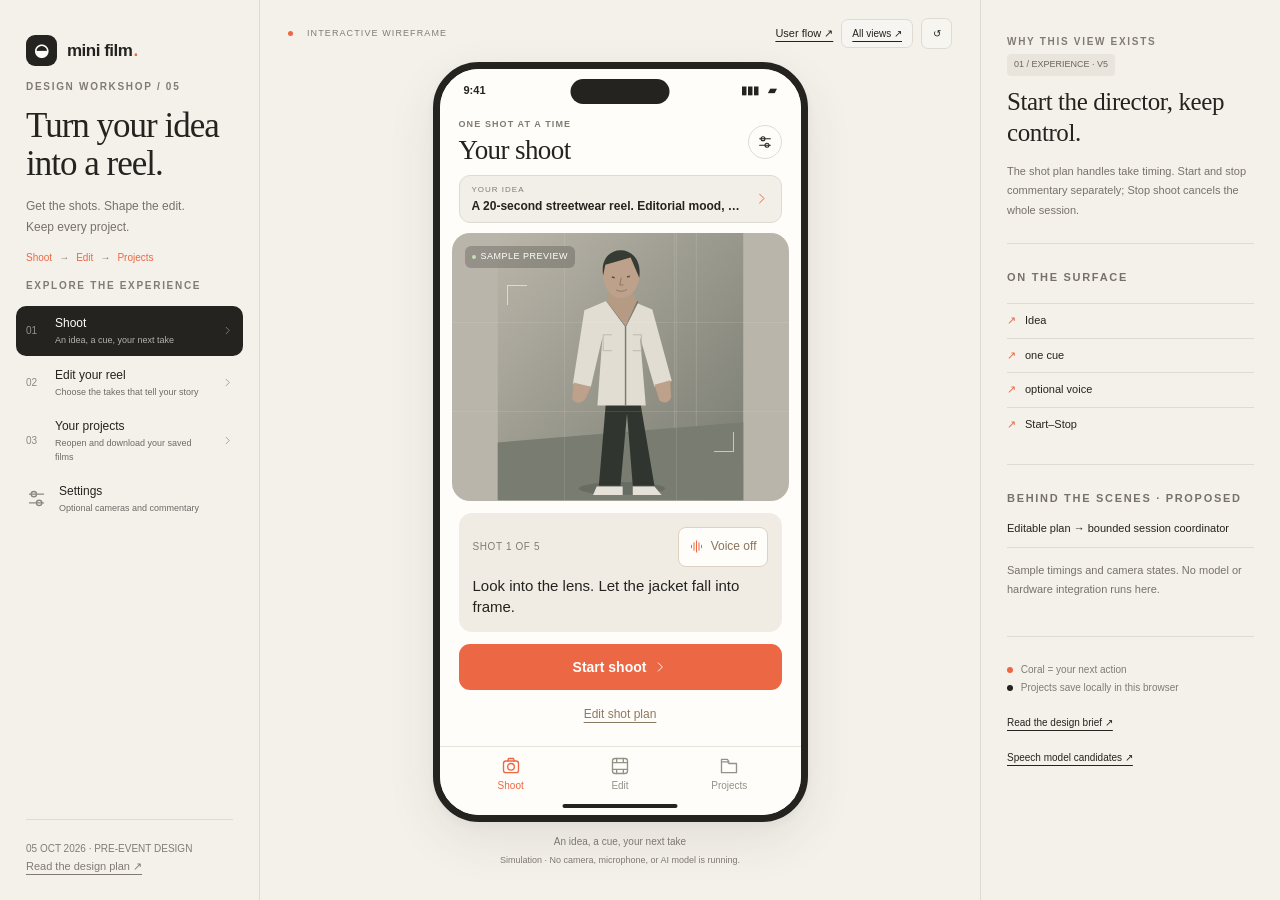
<file: design/index.html>
<!doctype html>
<html lang="en">
<head>
  <meta charset="utf-8">
  <meta name="viewport" content="width=device-width, initial-scale=1">
  <meta name="theme-color" content="#f4f1eb">
  <title>Mini Film — Design workshop</title>
  <link rel="icon" href="data:image/svg+xml,%3Csvg xmlns='http://www.w3.org/2000/svg' viewBox='0 0 32 32'%3E%3Crect width='32' height='32' rx='8' fill='%23ef6646'/%3E%3Cpath d='m12 8 13 8-13 8z' fill='white'/%3E%3C/svg%3E">
  <link rel="stylesheet" href="styles.css">
  <script src="app.js" defer></script>
</head>
<body>
  <div class="workshop">
    <aside class="sidebar" aria-label="Design workshop navigation">
      <a class="brand" href="#camera"><span class="brand-mark" aria-hidden="true">◒</span> mini film<span class="brand-period">.</span></a>
      <p class="eyebrow">DESIGN WORKSHOP / 05</p>
      <h1 class="workshop-title">Turn your idea<br>into a reel.</h1>
      <p class="intro">Get the shots. Shape the edit.<br>Keep every project.</p>
      <div class="flow"><span>Shoot</span><span>→</span><span>Edit</span><span>→</span><span>Projects</span></div>
      <p class="eyebrow">EXPLORE THE EXPERIENCE</p>
      <nav class="screen-list" id="screen-list"></nav>
      <div class="sidebar-footer"><p>05 OCT 2026 · PRE-EVENT DESIGN</p><a class="text-link" href="README.md" target="_blank" rel="noopener">Read the design plan ↗</a></div>
    </aside>
    <main class="stage">
      <div class="stage-top"><span class="prototype-tag"><span></span> Interactive wireframe</span><div class="stage-actions"><a class="text-link" href="flowchart.html">User flow ↗</a><button class="text-link" data-action="overview">All views ↗</button><button class="icon-button" data-action="reset" aria-label="Reset demo">↺</button></div></div>
      <div class="phone-wrapper" id="phone-wrapper">
        <div class="phone">
          <div class="phone-status"><span>9:41</span><span class="dynamic-island"></span><span aria-label="Signal and battery">▮▮▮ &nbsp; ▰</span></div>
          <div class="phone-screen" id="screen"></div>
          <nav class="app-nav" id="app-nav" aria-label="App navigation"></nav>
        </div>
      </div>
      <div class="overview-board" id="overview-board" hidden></div>
      <p class="stage-caption" id="stage-caption">Tap anything. This is a working flow, with sample content.</p>
      <p class="prototype-disclosure">Simulation · No camera, microphone, or AI model is running.</p>
    </main>
    <aside class="inspector" id="inspector" aria-label="Design notes"></aside>
  </div>
  <dialog class="sheet" id="sheet" aria-labelledby="sheet-title"><div class="sheet-header"><h2 id="sheet-title"></h2><button class="icon-button" data-action="close-sheet" aria-label="Close">×</button></div><div class="sheet-content" id="sheet-content"></div></dialog>
  <div class="toast" id="toast" role="status" aria-live="polite" hidden></div>
</body>
</html>
</file>
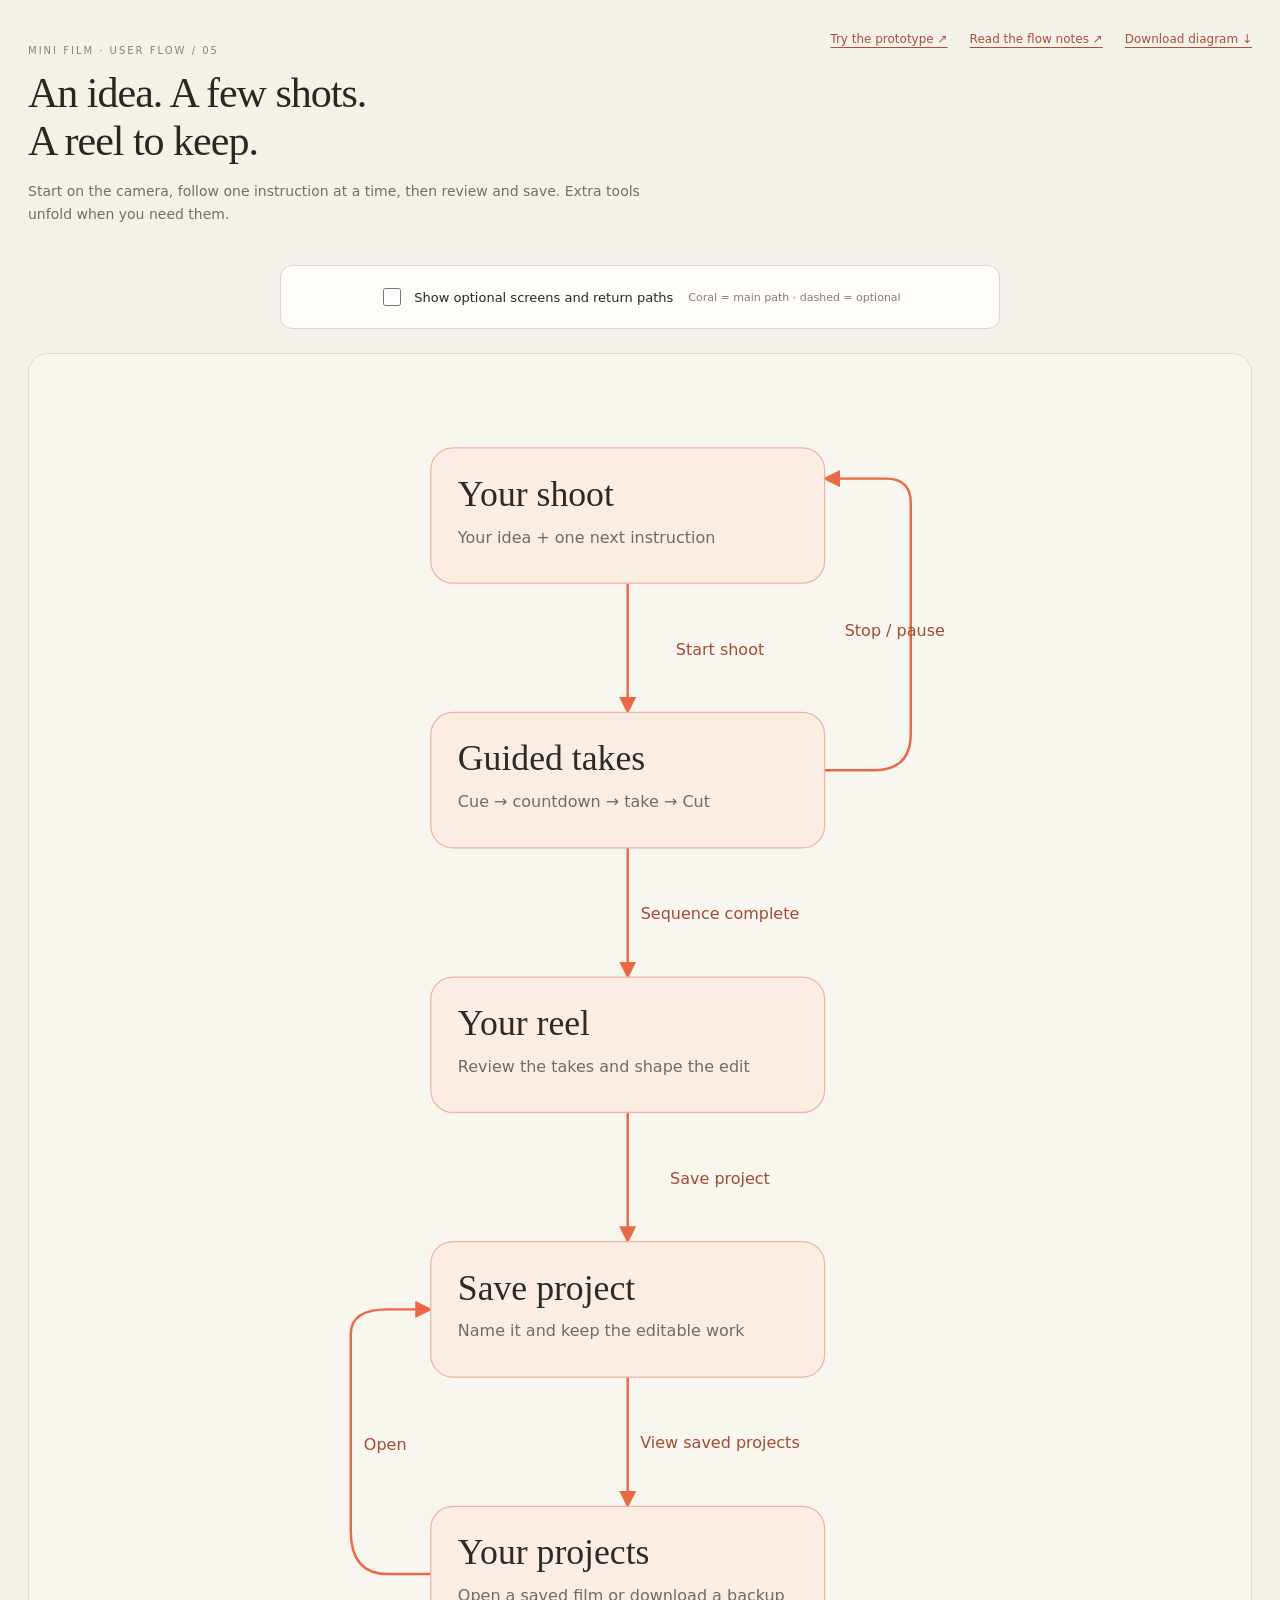
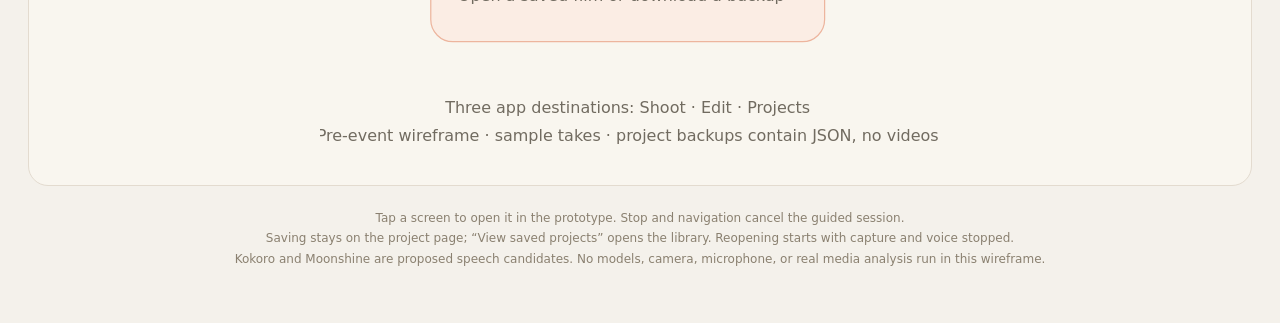
<file: design/flowchart.html>
<!doctype html><html lang="en"><head><meta charset="utf-8"><meta name="viewport" content="width=device-width,initial-scale=1"><title>Mini Film — User flow</title><style>*{box-sizing:border-box}body{margin:0;background:#f4f1eb;color:#292721;font-family:system-ui,-apple-system,sans-serif}.wrap{max-width:1450px;margin:auto;padding:32px 28px}header{display:flex;justify-content:space-between;gap:24px;align-items:start}h1{font:42px/1.15 Georgia,serif;letter-spacing:-1px;margin:8px 0 13px}.eyebrow{font-size:10px;letter-spacing:2px;color:#8b8275}p{font-size:14px;line-height:1.7;color:#776e60;max-width:650px}a{color:#aa5237;text-underline-offset:4px}.links{display:flex;gap:22px;font-size:12px;flex-wrap:wrap}.controls{display:flex;justify-content:center;gap:15px;align-items:center;margin:24px auto;padding:12px;border:1px solid #ded6c9;border-radius:12px;max-width:720px;background:#fffdf9}.controls label{font-size:13px;cursor:pointer;display:flex;gap:10px;align-items:center;min-height:38px}.controls input{accent-color:#ed6948;width:18px;height:18px}.legend{font-size:11px;color:#857b6c}.diagram{overflow:auto;background:#f9f6ef;border:1px solid #e3dbcf;border-radius:20px;padding:20px}.diagram svg{display:block;width:100%;max-width:640px;margin:auto}.diagram.expanded svg{max-width:none;min-width:1050px}.diagram.main-only .optional{display:none}footer{font-size:12px;line-height:1.7;color:#8a8070;text-align:center;margin:22px 0}@media(max-width:700px){.wrap{padding:20px 14px}header{display:block}h1{font-size:34px}.diagram{padding:12px}.controls{display:block;padding:10px 15px}.legend{display:block;margin-top:5px}.links{margin-top:15px}.diagram.expanded svg{min-width:1050px}}</style></head><body><div class="wrap"><header><div><p class="eyebrow">MINI FILM · USER FLOW / 05</p><h1>An idea. A few shots.<br>A reel to keep.</h1><p>Start on the camera, follow one instruction at a time, then review and save. Extra tools unfold when you need them.</p></div><nav class="links" aria-label="Design documents"><a href="index.html#camera">Try the prototype ↗</a><a href="user-flow.md">Read the flow notes ↗</a><a href="assets/user-flow.svg" download="mini-film-user-flow.svg">Download diagram ↓</a></nav></header><div class="controls"><label><input id="show-optional" type="checkbox">Show optional screens and return paths</label><span class="legend">Coral = main path · dashed = optional</span></div><div id="diagram" class="diagram main-only"><svg xmlns="http://www.w3.org/2000/svg" viewBox="0 0 1400 1130" role="img" aria-labelledby="flow-title flow-desc"><title id="flow-title">Mini Film Director screen connections</title><desc id="flow-desc">Shoot, guided takes, edit, save and projects form the main path. Idea, shot plan, reference, settings, take review, captions and cover are optional paths. Every screen link opens the prototype. Recording, media and speech are simulated.</desc><defs><marker id="arrow" viewBox="0 0 10 10" refX="9" refY="5" markerWidth="7" markerHeight="7" orient="auto-start-reverse"><path d="M0 0 10 5 0 10z" fill="#eb6847"/></marker><marker id="optional-arrow" viewBox="0 0 10 10" refX="9" refY="5" markerWidth="6" markerHeight="6" orient="auto-start-reverse"><path d="M0 0 10 5 0 10z" fill="#999082"/></marker></defs><style>text{font-family:system-ui,-apple-system,sans-serif;fill:#2b2a25}.node-title{font-family:Georgia,serif;font-size:29px}.node-desc{font-size:13px;fill:#716b60}.label{font-size:13px;fill:#a34b31}.optional-label{font-size:12px;fill:#82796b}.node:hover rect{stroke:#eb6847;stroke-width:2}.node:focus rect{stroke:#eb6847;stroke-width:4}.edge{fill:none;stroke:#eb6847;stroke-width:2;marker-end:url(#arrow)}.optional-edge{fill:none;stroke:#999082;stroke-width:1.5;stroke-dasharray:5 5;marker-end:url(#optional-arrow)}</style><path class="edge" d="M700 170 V275"/><text class="label" x="775" y="228" text-anchor="middle">Start shoot</text><path class="edge" d="M700 385 V490"/><text class="label" x="775" y="443" text-anchor="middle">Sequence complete</text><path class="edge" d="M700 600 V705"/><text class="label" x="775" y="658" text-anchor="middle">Save project</text><path class="edge" d="M700 815 V920"/><text class="label" x="775" y="873" text-anchor="middle">View saved projects</text><path class="edge" d="M860 322 H900 Q930 322 930 292 V105 Q930 85 910 85 H860"/><text class="label" x="917" y="213" text-anchor="middle">Stop / pause</text><path class="edge" d="M540 975 H505 Q475 975 475 940 V780 Q475 760 505 760 H540"/><text class="label" x="503" y="874" text-anchor="middle">Open</text><g class="optional"><path class="optional-edge" d="M540 110 H400"/><text class="optional-label" x="470" y="99" text-anchor="middle">Edit idea</text><path class="optional-edge" d="M240 170 V275"/><text class="optional-label" x="285" y="221" text-anchor="middle">Review plan</text><path class="optional-edge" d="M400 330 H540"/><text class="optional-label" x="470" y="319" text-anchor="middle">Start shoot</text><path class="optional-edge" d="M240 170 H35 V545 H80"/><text class="optional-label" x="68" y="360" text-anchor="middle">Use reference</text><path class="optional-edge" d="M240 490 V385"/><text class="optional-label" x="300" y="442" text-anchor="middle">Use reviewed sample</text><path class="optional-edge" d="M860 110 H1000" marker-start="url(#optional-arrow)"/><text class="optional-label" x="930" y="99" text-anchor="middle">Settings / Back</text><path class="optional-edge" d="M860 545 H960 V420 H1000"/><text class="optional-label" x="934" y="489" text-anchor="middle">Review take</text><path class="optional-edge" d="M1000 440 H920 V577 H860"/><text class="optional-label" x="949" y="566" text-anchor="middle">Keep</text><path class="optional-edge" d="M1160 365 V232 H975 V347 H860"/><text class="optional-label" x="1060" y="219" text-anchor="middle">Retake · then Start</text><path class="optional-edge" d="M860 545 H900 V630 H1000"/><text class="optional-label" x="945" y="613" text-anchor="middle">Finishing touches</text><path class="optional-edge" d="M860 570 H940 V840 H1000"/><text class="optional-label" x="933" y="765" text-anchor="middle">Choose cover</text><path class="optional-edge" d="M1000 660 H960 V595 H860"/><text class="optional-label" x="979" y="705" text-anchor="middle">Back to edit</text><path class="optional-edge" d="M1000 845 H970 V610 H860"/><text class="optional-label" x="1000" y="820" text-anchor="middle">Back to edit</text><path class="optional-edge" d="M540 1000 H15 V90 H80"/><text class="optional-label" x="57" y="1046" text-anchor="middle">New film</text></g><a class="node" href="index.html#camera" target="_blank" aria-label="Open Your shoot"><rect x="540" y="60" width="320" height="110" rx="18" fill="#fbede4" stroke="#edb59e"/><text x="562" y="107" class="node-title">Your shoot</text><text x="562" y="137" class="node-desc">Your idea + one next instruction</text></a><a class="node" href="index.html#direction" target="_blank" aria-label="Open Guided takes"><rect x="540" y="275" width="320" height="110" rx="18" fill="#fbede4" stroke="#edb59e"/><text x="562" y="322" class="node-title">Guided takes</text><text x="562" y="352" class="node-desc">Cue → countdown → take → Cut</text></a><a class="node" href="index.html#reel" target="_blank" aria-label="Open Your reel"><rect x="540" y="490" width="320" height="110" rx="18" fill="#fbede4" stroke="#edb59e"/><text x="562" y="537" class="node-title">Your reel</text><text x="562" y="567" class="node-desc">Review the takes and shape the edit</text></a><a class="node" href="index.html#project" target="_blank" aria-label="Open Save project"><rect x="540" y="705" width="320" height="110" rx="18" fill="#fbede4" stroke="#edb59e"/><text x="562" y="752" class="node-title">Save project</text><text x="562" y="782" class="node-desc">Name it and keep the editable work</text></a><a class="node" href="index.html#projects" target="_blank" aria-label="Open Your projects"><rect x="540" y="920" width="320" height="110" rx="18" fill="#fbede4" stroke="#edb59e"/><text x="562" y="967" class="node-title">Your projects</text><text x="562" y="997" class="node-desc">Open a saved film or download a backup</text></a><a class="node optional" href="index.html#brief" target="_blank" aria-label="Open Your idea"><rect x="80" y="60" width="320" height="110" rx="18" fill="#fffdf9" stroke="#ddd5c8"/><text x="102" y="107" class="node-title">Your idea</text><text x="102" y="137" class="node-desc">Idea + length; extras when needed</text></a><a class="node optional" href="index.html#plan" target="_blank" aria-label="Open Shot plan"><rect x="80" y="275" width="320" height="110" rx="18" fill="#fffdf9" stroke="#ddd5c8"/><text x="102" y="322" class="node-title">Shot plan</text><text x="102" y="352" class="node-desc">Review the cues, order and timing</text></a><a class="node optional" href="index.html#reference" target="_blank" aria-label="Open Reference reel"><rect x="80" y="490" width="320" height="110" rx="18" fill="#fffdf9" stroke="#ddd5c8"/><text x="102" y="537" class="node-title">Reference reel</text><text x="102" y="567" class="node-desc">Optional sample study → reviewed plan</text></a><a class="node optional" href="index.html#settings" target="_blank" aria-label="Open Shoot settings"><rect x="1000" y="60" width="320" height="110" rx="18" fill="#fffdf9" stroke="#ddd5c8"/><text x="1022" y="107" class="node-title">Shoot settings</text><text x="1022" y="137" class="node-desc">Optional voice + extra cameras</text></a><a class="node optional" href="index.html#review" target="_blank" aria-label="Open Review a take"><rect x="1000" y="365" width="320" height="110" rx="18" fill="#fffdf9" stroke="#ddd5c8"/><text x="1022" y="412" class="node-title">Review a take</text><text x="1022" y="442" class="node-desc">Keep it or try again</text></a><a class="node optional" href="index.html#subtitles" target="_blank" aria-label="Open Captions &amp; sound"><rect x="1000" y="575" width="320" height="110" rx="18" fill="#fffdf9" stroke="#ddd5c8"/><text x="1022" y="622" class="node-title">Captions &amp; sound</text><text x="1022" y="652" class="node-desc">Review words; choose a music note</text></a><a class="node optional" href="index.html#cover" target="_blank" aria-label="Open Cover"><rect x="1000" y="785" width="320" height="110" rx="18" fill="#fffdf9" stroke="#ddd5c8"/><text x="1022" y="832" class="node-title">Cover</text><text x="1022" y="862" class="node-desc">Choose an opening frame concept</text></a><text x="700" y="1088" text-anchor="middle" class="node-desc">Three app destinations: Shoot · Edit · Projects</text><text x="700" y="1111" text-anchor="middle" class="node-desc">Pre-event wireframe · sample takes · project backups contain JSON, no videos</text></svg></div><footer>Tap a screen to open it in the prototype. Stop and navigation cancel the guided session.<br>Saving stays on the project page; “View saved projects” opens the library. Reopening starts with capture and voice stopped.<br>Kokoro and Moonshine are proposed speech candidates. No models, camera, microphone, or real media analysis run in this wireframe.</footer></div><script>const checkbox=document.getElementById('show-optional'),diagram=document.getElementById('diagram'),svg=diagram.querySelector('svg');svg.setAttribute('viewBox','450 0 520 1130');checkbox.addEventListener('change',()=>{diagram.classList.toggle('main-only',!checkbox.checked);diagram.classList.toggle('expanded',checkbox.checked);svg.setAttribute('viewBox',checkbox.checked?'0 0 1400 1130':'450 0 520 1130')});</script></body></html>
</file>
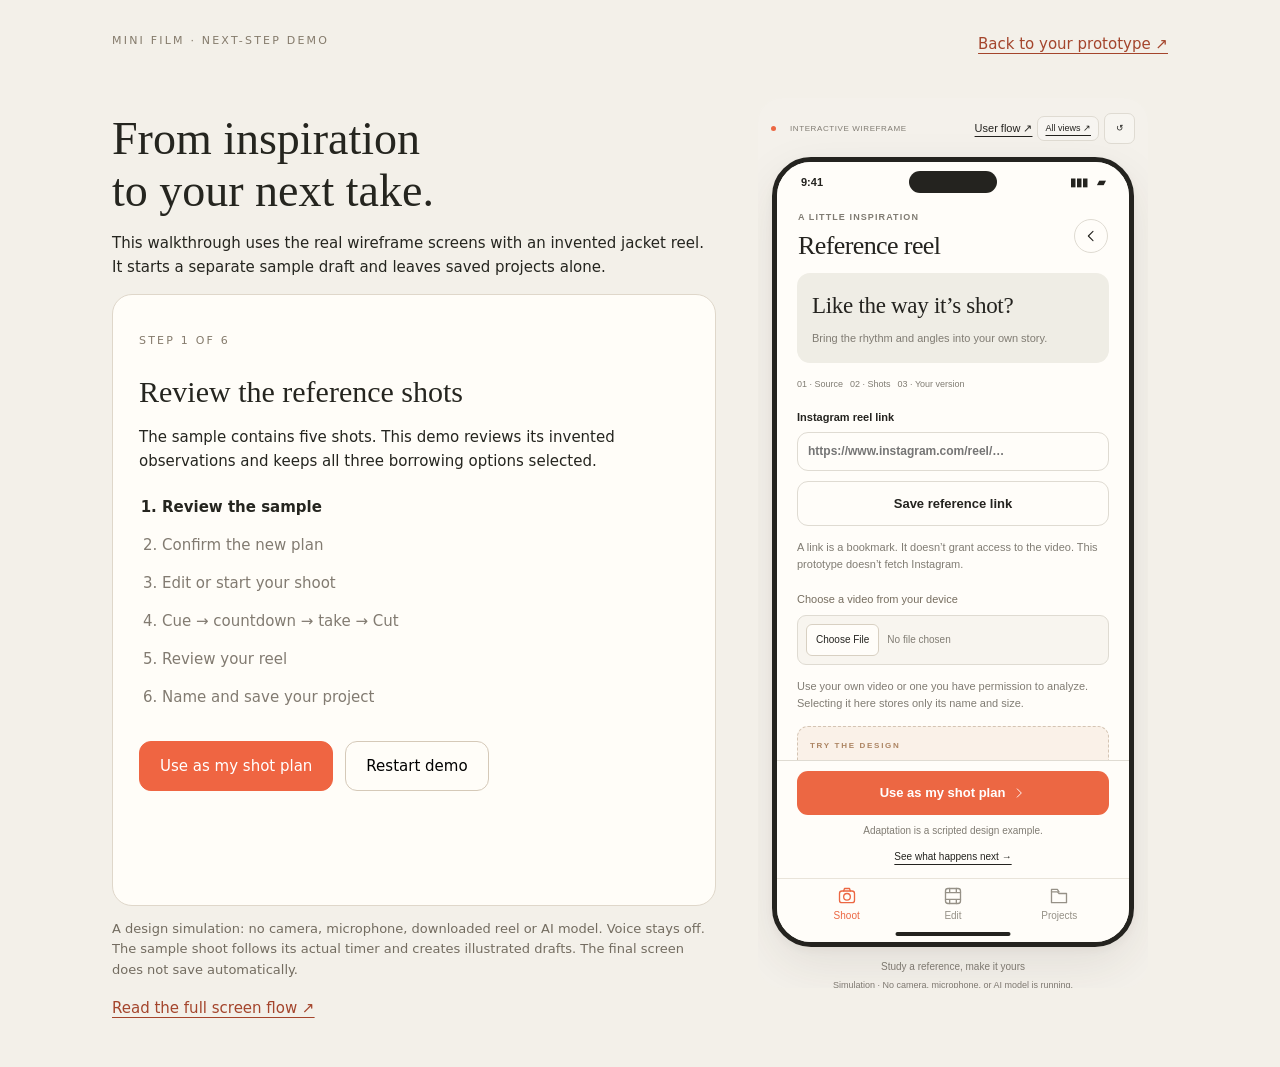
<file: design/reference-demo.html>
<!doctype html>
<html lang="en"><head><meta charset="utf-8"><meta name="viewport" content="width=device-width,initial-scale=1"><title>Mini Film — reference walkthrough</title><style>
*{box-sizing:border-box}body{margin:0;background:#f3f0e9;color:#25251f;font:15px/1.6 system-ui,sans-serif}main{max-width:1100px;margin:auto;padding:32px 22px;display:grid;grid-template-columns:1fr 410px;gap:42px}header{grid-column:1/-1;display:flex;justify-content:space-between;gap:16px;flex-wrap:wrap}a{color:#a4452c;text-underline-offset:4px}.kicker{font-size:11px;letter-spacing:.2em;color:#857b6c}h1{font:46px/1.12 Georgia,serif;margin:15px 0}h2{font:30px/1.2 Georgia,serif;margin:24px 0 12px}.card{background:#fffdf8;border:1px solid #dfd7ca;border-radius:20px;padding:26px}ol{padding-left:23px}li{padding:7px 0;color:#827b71}li[aria-current=step]{color:#25251f;font-weight:650}.controls{display:flex;gap:12px;flex-wrap:wrap;margin:25px 0}button{font:inherit;padding:12px 20px;border-radius:12px;border:1px solid #d5c9b8;background:#fffdf8;cursor:pointer;min-height:46px}button.primary{background:#ef6542;color:white;border-color:#ef6542}button:disabled{opacity:.5;cursor:wait}.notice{font-size:13px;color:#736c60}iframe{display:block;width:390px;max-width:100%;height:890px;border:0;border-radius:24px;background:#f3f0e9}#status{min-height:48px}button:focus-visible,a:focus-visible{outline:3px solid #a4452c;outline-offset:4px}@media(max-width:760px){main{grid-template-columns:minmax(0,1fr);gap:22px}h1{font-size:36px}iframe{margin:auto}.card{padding:20px}header{grid-column:auto}}
</style></head><body><main><header><span class="kicker">MINI FILM · NEXT-STEP DEMO</span><a href="index.html#reference">Back to your prototype ↗</a></header><section><h1>From inspiration<br>to your next take.</h1><p>This walkthrough uses the real wireframe screens with an invented jacket reel. It starts a separate sample draft and leaves saved projects alone.</p><div class="card"><p class="kicker" id="step-label">STEP 1 OF 6</p><h2 id="title">Review the reference shots</h2><p id="description"></p><ol><li>Review the sample</li><li>Confirm the new plan</li><li>Edit or start your shoot</li><li>Cue → countdown → take → Cut</li><li>Review your reel</li><li>Name and save your project</li></ol><div class="controls"><button class="primary" id="next" disabled>Loading demo…</button><button id="restart">Restart demo</button></div><p id="status" aria-live="polite"></p></div><p class="notice">A design simulation: no camera, microphone, downloaded reel or AI model. Voice stays off. The sample shoot follows its actual timer and creates illustrated drafts. The final screen does not save automatically.</p><p><a href="user-flow.md">Read the full screen flow ↗</a></p></section><iframe id="phone" title="Interactive sample phone" src="index.html#reference"></iframe></main><script>
'use strict';
const phone=document.querySelector('#phone'),next=document.querySelector('#next');
const steps=[
 ['Review the reference shots','The sample contains five shots. This demo reviews its invented observations and keeps all three borrowing options selected.','Use as my shot plan'],
 ['Confirm the replacement','The app asks before replacing your shot list. Your objective, opening line and existing takes are kept. New planned shots use the phone.','Use reviewed sample'],
 ['Your five-shot plan','Here are the new cues and durations: 3 + 3 + 5 + 4 + 5 seconds. Each shot remains editable. Applying the plan has not started a shoot.','Start this shoot'],
 ['Follow one cue at a time','The same camera screen now gives a posing cue, counts down, starts a sample take and says Cut. Stop is available throughout. Five takes contain 20 seconds of planned footage; preparation and countdowns add time.','Shoot running…'],
 ['The reel is ready to review','The completed sequence opens Edit. Review takes, trim clips or add captions and a cover. These are illustrated drafts rather than video recordings.','Go to Save project'],
 ['Save when you are ready','Name the project, then press Save project inside the phone to keep it in this browser. Projects lets you reopen it and download a JSON backup. This walkthrough does not save anything for you.','Demo complete']
];
let step=0,poll=null,ready=false,replay=0;
function doc(){return phone.contentDocument;}
function click(selector){const e=doc().querySelector(selector);if(!e||e.disabled)throw Error('The expected demo control is unavailable.');e.click();}
function show(){const s=steps[step];document.querySelector('#step-label').textContent=`STEP ${step+1} OF 6`;document.querySelector('#title').textContent=s[0];document.querySelector('#description').textContent=s[1];next.textContent=s[2];next.disabled=!ready||step===3||step===5;document.querySelectorAll('li').forEach((e,i)=>{if(i===step)e.setAttribute('aria-current','step');else e.removeAttribute('aria-current');});document.querySelector('#status').textContent=step===3?'The shoot runs in the phone. You can stop it there.':'';}
phone.addEventListener('load',()=>{clearInterval(poll);step=0;ready=false;try{click('[data-action="load-reference-sample"]');for(let i=0;i<doc().querySelectorAll('[data-reference-review]').length;i++){const e=doc().querySelectorAll('[data-reference-review]')[i];if(!e.checked)e.click();}ready=true;show();poll=setInterval(()=>{const route=phone.contentWindow.location.hash;let changed=false;if(step===0&&doc().querySelector('[data-action="confirm-apply-reference"]')){step=1;changed=true;}else if(step===1&&route==='#plan'){step=2;changed=true;}else if(step===2&&route==='#direction'){step=3;changed=true;}else if(step===3&&route==='#reel'){step=4;changed=true;}else if(step===4&&route==='#project'){step=5;changed=true;}if(changed)show();if(step===3&&!doc().querySelector('[data-action="stop-shoot"]'))document.querySelector('#status').textContent='Shoot stopped. Start again inside the phone, or restart the demo.';},250);}catch(error){document.querySelector('#status').textContent=error.message;}});
next.addEventListener('click',()=>{try{if(step===0){click('[data-action="apply-reference"]');step=1;}else if(step===1){click('[data-action="confirm-apply-reference"]');step=2;}else if(step===2){const voice=doc().querySelector('[data-action="commentary-stop"]');if(voice)voice.click();click('[data-action="start-director"]');step=3;}else if(step===4){click('[data-action="project"]');step=5;}show();}catch(error){document.querySelector('#status').textContent=error.message;}});
document.querySelector('#restart').addEventListener('click',()=>{clearInterval(poll);phone.src='index.html?walkthrough='+ (++replay) +'#reference';});show();
</script></body></html>
</file>
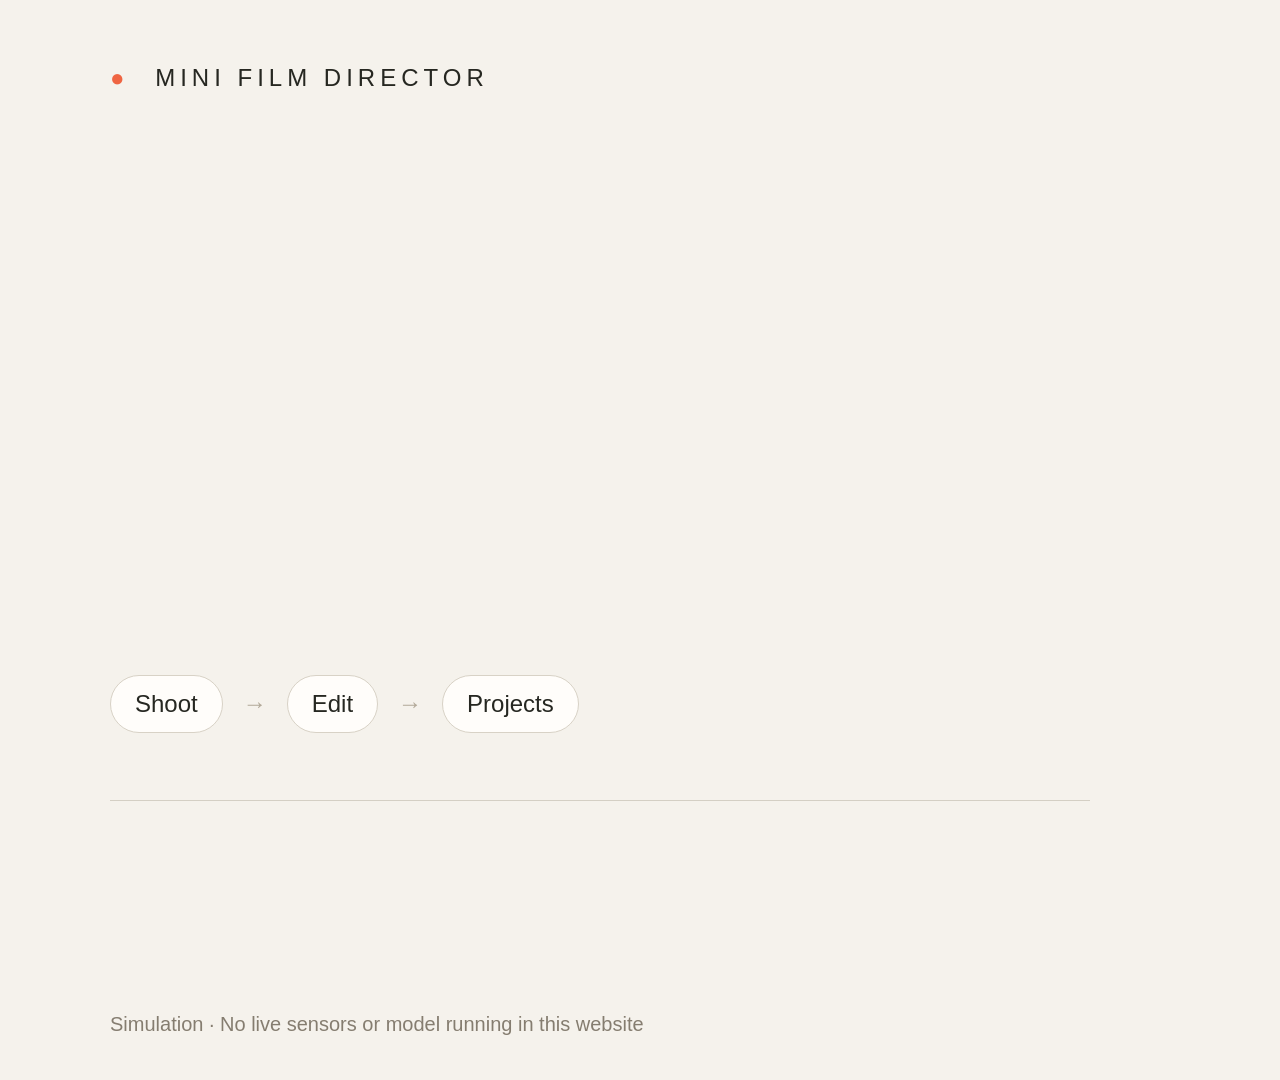
<file: design/video/render.html>
<!doctype html><html lang="en"><head><meta charset="utf-8"><title>Mini Film Director guided demo renderer</title><style>
*{box-sizing:border-box}html,body{margin:0;width:1920px;height:1080px;overflow:hidden;background:#f5f2ec;color:#262721;font-family:Arial,sans-serif}#canvas{position:relative;width:1920px;height:1080px}#brand{position:absolute;left:110px;top:64px;font-size:24px;letter-spacing:5px}#brand b{color:#ef6542;margin-right:14px}#qualifier{position:absolute;right:110px;top:64px;font-size:20px;color:#827c70;letter-spacing:2px}#eyebrow{position:absolute;left:110px;top:202px;font-size:23px;letter-spacing:3px;color:#9b553e}h1{position:absolute;left:108px;top:236px;width:960px;margin:0;font:82px/1.1 Georgia,serif;letter-spacing:-2px;white-space:pre-line}#points{position:absolute;left:110px;top:490px;width:990px;font-size:30px;line-height:1.45}#points>div{margin:13px 0;display:flex;gap:16px;align-items:flex-start}#points i{background:#ef6542;width:9px;height:9px;border-radius:50%;margin-top:17px;flex-shrink:0}#flow{position:absolute;left:110px;top:675px;display:flex;align-items:center;gap:20px;font-size:24px}#flow span{padding:14px 24px;border:1px solid #d8d2c6;border-radius:30px;background:#fffdfa}#flow span.active{background:#262721;color:white;border-color:#262721}#flow em{color:#b2a999;font-style:normal}#caption{position:absolute;left:110px;top:800px;width:980px;min-height:136px;font-size:29px;line-height:1.45;color:#5b5a51;padding-top:20px;border-top:1px solid #d4cfc4}#phone{position:absolute;right:145px;top:117px;width:414px;height:849px;object-fit:contain;filter:drop-shadow(0 26px 28px #25231f18)}#footer{position:absolute;left:110px;bottom:44px;color:#857d70;font-size:20px}#counter{position:absolute;right:110px;bottom:44px;font-size:20px;color:#857d70}#progress{position:absolute;bottom:0;left:0;height:5px;background:#ef6542;width:0}
</style></head><body><main id="canvas"><div id="brand"><b>●</b> MINI FILM DIRECTOR</div><div id="qualifier">DESIGN WALKTHROUGH · 05 OCT 2026</div><div id="eyebrow"></div><h1></h1><div id="points"></div><div id="flow"><span>Shoot</span><em>→</em><span>Edit</span><em>→</em><span>Projects</span></div><div id="caption"></div><img id="phone" alt="Actual public synthetic phone wireframe"><div id="footer">Simulation · No live sensors or model running in this website</div><div id="counter"></div><div id="progress"></div></main><script>
window.renderFrame=(time,scenes)=>{let index=scenes.findIndex(s=>time<s.start+s.duration);if(index<0)index=scenes.length-1;const s=scenes[index],local=Math.max(0,time-s.start);document.querySelector('#eyebrow').textContent=s.eyebrow;document.querySelector('h1').textContent=s.title;document.querySelector('#points').innerHTML=s.points.map((p,i)=>`<div style="opacity:${Math.min(1,Math.max(0,(local-i*.22)/.4))};transform:translateX(${Math.max(0,1-local/.65)*12}px)"><i></i><span>${p}</span></div>`).join('');let screen=s.screen;if(s.id==='countdown'){screen=local<s.duration/3?'countdown3':local<2*s.duration/3?'countdown2':'countdown1';}document.querySelector('#phone').src='assets/'+screen+'.png';document.querySelector('#caption').textContent=s.narration;document.querySelectorAll('#flow span').forEach((el,i)=>el.classList.toggle('active',i===s.stage));document.querySelector('#counter').textContent=`${String(index+1).padStart(2,'0')} / ${scenes.length}`;const total=scenes[scenes.length-1].start+scenes[scenes.length-1].duration;document.querySelector('#progress').style.width=`${100*Math.min(1,time/total)}%`;};
</script></body></html>
</file>
<file: design/styles.css>
/* Mini Film Director · pre-event interaction wireframes · 5 October 2026 */
:root{--paper:#f4f1eb;--surface:#fffdf9;--ink:#24231f;--muted:#807c73;--line:#dfdbd2;--accent:#ec6743;--accent-soft:#fae3d9;--sage:#e0e7d7;--radius:18px;--sans:Inter,ui-sans-serif,-apple-system,BlinkMacSystemFont,"Segoe UI",sans-serif;--serif:Georgia,"Times New Roman",serif}
*{box-sizing:border-box}body{margin:0;background:var(--paper);color:var(--ink);font-family:var(--sans);font-size:14px;line-height:1.5;-webkit-font-smoothing:antialiased}button,input,textarea,select{font:inherit}button{cursor:pointer;color:inherit}button:disabled{cursor:default;opacity:.45}a{color:inherit}button,input,textarea,select,a{outline-offset:4px}button:focus-visible,a:focus-visible,input:focus-visible,textarea:focus-visible,select:focus-visible{outline:2px solid var(--accent)}button{border:0;background:none}input,textarea,select{width:100%;min-width:0;color:var(--ink);border:1px solid var(--line);border-radius:11px;background:var(--surface);padding:11px 12px;resize:vertical}textarea{min-height:86px}h1,h2,h3,p{margin:0}svg{display:block}button svg{flex-shrink:0}button{transition:background .16s,color .16s,transform .16s}button:active{transform:translateY(1px)}
.workshop{display:grid;grid-template-columns:260px minmax(430px,1fr) 300px;max-width:1600px;min-height:100vh;margin:auto}.sidebar{padding:35px 26px 24px;border-right:1px solid var(--line);display:flex;flex-direction:column;gap:27px}.brand{display:flex;align-items:center;gap:10px;font-weight:750;letter-spacing:-.5px;font-size:17px}.brand-mark{width:31px;height:31px;background:var(--ink);color:var(--surface);border-radius:9px;display:grid;place-items:center}.brand-mark svg{width:19px;height:19px}.eyebrow,.kicker{font-size:10px;font-weight:700;letter-spacing:1.7px;text-transform:uppercase;color:var(--muted)}.workshop-title{font-family:var(--serif);font-size:38px;font-weight:400;line-height:1.09;letter-spacing:-1px;margin:10px 0 15px}.intro{color:#777269;font-size:12px;line-height:1.7}.screen-list{display:flex;flex-direction:column;gap:5px;margin:14px -10px 0}.screen-list button{display:flex;text-align:left;gap:12px;align-items:center;padding:11px 10px;border-radius:10px;width:100%;font-size:12px}.screen-list button:hover{background:#eae5dc}.screen-list button.active{background:var(--ink);color:var(--surface)}.screen-number{font-size:10px;opacity:.5;min-width:17px;font-variant-numeric:tabular-nums}.screen-label{flex:1}.screen-list .screen-label small{display:block;font-size:9px;margin-top:2px;opacity:.65}.screen-list .section-label{margin:15px 10px 4px;font-size:9px;letter-spacing:1.5px;color:var(--muted);text-transform:uppercase}.sidebar-footer{margin-top:auto;border-top:1px solid var(--line);padding-top:20px;color:var(--muted);font-size:10px;line-height:1.7}.text-link{padding:0;font-size:11px;display:inline-flex;align-items:center;gap:6px;text-decoration:underline;text-underline-offset:4px}.flow{margin:0 0 12px;display:flex;align-items:center;gap:7px;color:var(--ink);font-size:10px}.flow span{color:var(--accent)}
.stage{padding:25px 28px 22px;min-width:0;display:flex;flex-direction:column;align-items:center;position:relative}.stage-top{width:100%;display:flex;justify-content:space-between;align-items:center;gap:10px;margin-bottom:20px}.prototype-tag{font-size:9px;letter-spacing:1.1px;text-transform:uppercase;color:var(--muted);display:inline-flex;align-items:center;gap:7px}.prototype-tag:before{content:"";width:5px;height:5px;background:var(--accent);border-radius:50%}.stage-actions{display:flex;align-items:center;gap:8px}.stage-actions button{border:1px solid var(--line);padding:6px 10px;border-radius:7px;font-size:10px;background:#ffffff45}.stage-actions button:hover{background:var(--surface)}.stage-caption{text-align:center;margin:17px 0 0;font-size:10px;color:var(--muted);max-width:360px}.stage-caption strong{color:var(--ink);font-weight:500}.phone-wrapper{position:relative}.phone{width:390px;height:800px;background:var(--surface);border:7px solid #24231f;border-radius:46px;overflow:hidden;box-shadow:0 18px 50px #39302217,0 3px 8px #3930220c;display:flex;flex-direction:column;position:relative}.phone-status{height:43px;min-height:43px;display:flex;justify-content:space-between;align-items:center;padding:3px 24px 0;font-size:11px;font-weight:700;z-index:3;background:var(--surface)}.status-icons{display:flex;align-items:center;gap:4px}.status-icons svg{width:14px;height:14px}.dynamic-island{position:absolute;left:50%;transform:translateX(-50%);top:10px;width:99px;height:25px;background:#24231f;border-radius:20px;z-index:4}.phone-screen{flex:1;min-height:0;overflow:hidden;display:flex;flex-direction:column;background:var(--surface)}#screen{flex:1;min-height:0;display:flex;flex-direction:column;overflow:hidden}.app-nav{height:69px;min-height:69px;display:flex;padding:5px 23px 19px;gap:13px;border-top:1px solid #e9e4da;background:var(--surface)}.nav-btn{display:flex;flex:1;flex-direction:column;align-items:center;justify-content:center;gap:3px;color:#969187;font-size:9px}.nav-btn svg{width:20px;height:20px}.nav-btn.active{color:var(--accent)}.phone:after{content:"";position:absolute;bottom:7px;left:50%;transform:translateX(-50%);height:4px;width:115px;border-radius:5px;background:#24231f;z-index:8}
.inspector{padding:34px 26px;border-left:1px solid var(--line)}.inspector-card{padding-bottom:23px;margin-bottom:24px;border-bottom:1px solid var(--line)}.inspector-title{font-family:var(--serif);font-weight:400;font-size:25px;line-height:1.25;margin:10px 0 14px;letter-spacing:-.4px}.inspector-card>p{font-size:11px;color:#777269;line-height:1.75}.detail-list{padding:0;list-style:none;font-size:11px;line-height:1.6;margin:16px 0 0}.detail-list li{padding:8px 0;border-top:1px solid var(--line);display:flex;gap:9px}.detail-list li:before{content:"↗";color:var(--accent)}.component-tag{display:inline-block;padding:4px 7px;background:#e9e5dc;border-radius:4px;margin:5px 4px 0 0;font-size:9px;color:#69665e}.model-row{padding:11px 0;border-bottom:1px solid var(--line);font-size:11px}.model-row strong{display:block;font-weight:600;color:var(--ink);margin-bottom:3px}.model-row span,.model-row p{font-size:10px;color:var(--muted);line-height:1.6}.model-row .model-status{display:inline-block;font-size:8px;text-transform:uppercase;letter-spacing:.6px;color:#8c735d}.legend{font-size:10px;color:var(--muted);line-height:1.8}.legend span{display:inline-flex;align-items:center;gap:5px;margin:8px 8px 0 0}.legend i{width:6px;height:6px;background:var(--accent);border-radius:50%}.legend i.manual{background:var(--ink)}
.view{height:100%;display:flex;flex-direction:column;min-height:0;animation:view-in .18s ease-out}.view-header{display:flex;align-items:center;justify-content:space-between;gap:10px;padding:14px 21px 12px;min-height:77px}.view-header h2{font-family:var(--serif);font-size:26px;font-weight:400;letter-spacing:-.6px;line-height:1.2}.view-header .kicker{font-size:8px;letter-spacing:1.5px;margin-bottom:5px}.icon-button{width:31px;height:31px;border:1px solid var(--line);border-radius:50%;display:grid;place-items:center;flex-shrink:0}.icon-button svg{width:16px;height:16px}.back-button{display:inline-flex;align-items:center;gap:4px;padding:5px 0;font-size:11px}.back-button svg{width:15px;height:15px}.objective-pill{margin:0 18px 11px;padding:8px 12px;border:1px solid var(--line);border-radius:22px;display:flex;align-items:center;gap:7px;font-size:10px;text-align:left;background:#f2efe8}.objective-pill .objective-icon{color:var(--accent)}.objective-pill svg{width:13px;height:13px}.objective-pill .objective-text{flex:1;white-space:nowrap;overflow:hidden;text-overflow:ellipsis}.objective-pill small{color:var(--muted);font-size:8px}.camera-preview{height:324px;min-height:260px;position:relative;overflow:hidden;background:#bab5ab;margin:0 12px;border-radius:18px;flex-shrink:0}.camera-preview>svg,.camera-preview .scene-art{height:100%;width:100%;object-fit:cover}.camera-grid{position:absolute;inset:0;background:linear-gradient(to right,transparent calc(33.333% - .5px),#ffffff26 33.333%,transparent calc(33.333% + .5px),transparent calc(66.666% - .5px),#ffffff26 66.666%,transparent calc(66.666% + .5px)),linear-gradient(to bottom,transparent calc(33.333% - .5px),#ffffff26 33.333%,transparent calc(33.333% + .5px),transparent calc(66.666% - .5px),#ffffff26 66.666%,transparent calc(66.666% + .5px));pointer-events:none}.camera-topbar{position:absolute;top:13px;left:13px;right:13px;display:flex;align-items:center;justify-content:space-between;color:white;font-size:9px;z-index:1}.preview-label{display:flex;align-items:center;gap:5px;padding:4px 7px;border-radius:6px;background:#24231f3d;font-size:8px;text-transform:uppercase;letter-spacing:.7px;backdrop-filter:blur(6px)}.preview-label:before{content:"";height:4px;width:4px;border-radius:50%;background:#c2e0b1}.preview-label.recording:before{background:var(--accent);animation:pulse 1s infinite}.camera-topbar .icon-button{border-color:#ffffff50;color:#fff;width:27px;height:27px;background:#24231f20}.lens-pills{position:absolute;bottom:11px;left:50%;transform:translateX(-50%);display:flex;gap:4px;padding:4px;background:#24231f50;border-radius:30px;backdrop-filter:blur(8px)}.lens-pills button{font-size:8px;color:#fff;padding:4px 7px;border-radius:20px}.lens-pills button.selected{background:#ffffffd9;color:var(--ink)}.framing-cue{position:absolute;bottom:57px;left:15px;right:15px;text-align:center;color:white;font-size:10px;text-shadow:0 1px 5px #00000055}.camera-frame{position:absolute;top:55px;left:65px;right:65px;bottom:47px;border:1px dashed #ffffff65;border-radius:70px 70px 9px 9px}.director-card{margin:11px 18px 0;padding:12px 13px;background:#f0ede6;border-radius:13px;min-height:97px}.director-meta{display:flex;align-items:center;justify-content:space-between;margin-bottom:6px;color:var(--muted);font-size:8px;text-transform:uppercase;letter-spacing:1px}.director-meta>span{display:flex;align-items:center;gap:5px}.director-meta .voice-dot{width:5px;height:5px;border-radius:50%;background:var(--accent)}.voice-wave{display:flex;align-items:center;gap:2px;height:12px}.voice-wave i{width:2px;height:5px;background:var(--accent);border-radius:2px}.voice-wave i:nth-child(2n){height:10px}.voice-wave i:nth-child(3n){height:7px}.voice-wave.active i{animation:wave .65s ease-in-out infinite alternate}.voice-wave.active i:nth-child(2n){animation-delay:.18s}.cue-title{font-weight:650;font-size:14px;line-height:1.4}.cue-copy{font-size:10px;line-height:1.55;color:#7b766e;margin-top:3px}.countdown{position:absolute;inset:0;display:grid;place-items:center;color:#fff;font-size:105px;font-family:var(--serif);background:#24231f25;z-index:2}.camera-controls{min-height:94px;padding:10px 23px 7px;display:flex;flex-direction:column;align-items:center;gap:6px}.record-row{display:flex;width:100%;align-items:center;justify-content:space-between}.record-button{width:55px;height:55px;border:1px solid var(--accent);border-radius:50%;padding:5px;display:grid;place-items:center;background:var(--surface)}.record-dot{display:block;width:43px;height:43px;background:var(--accent);border-radius:50%;transition:border-radius .15s}.record-button.recording .record-dot{width:22px;height:22px;border-radius:5px}.control-caption{font-size:8px;color:var(--muted);text-align:center}.shot-progress{display:flex;align-items:center;gap:4px}.shot-dot{width:5px;height:5px;background:#d7d2c8;border-radius:50%}.shot-dot.done{background:var(--ink)}.shot-dot.current{width:15px;border-radius:4px;background:var(--accent)}.camera-controls .side-control{width:56px;display:flex;flex-direction:column;align-items:center;gap:5px;font-size:8px;color:var(--muted)}.camera-controls .side-control svg{width:17px;height:17px;color:var(--ink)}.bottom-tools{display:flex;gap:5px;margin:0 18px 9px;align-items:center;justify-content:center}.chip{display:inline-flex;align-items:center;gap:4px;border:1px solid var(--line);border-radius:20px;padding:5px 9px;font-size:9px;white-space:nowrap}.chip.selected{border-color:var(--ink);background:var(--ink);color:var(--surface)}.chip svg{width:11px;height:11px}
.scroll-content{flex:1;min-height:0;overflow:auto;padding:0 20px 18px;scrollbar-width:thin;scrollbar-color:#d8d2c7 transparent}.section-title{font-size:10px;font-weight:650;margin:18px 0 8px;text-transform:uppercase;letter-spacing:.8px}.message{display:flex;gap:8px;margin:15px 0}.avatar{width:24px;height:24px;background:var(--ink);border-radius:8px;color:white;display:grid;place-items:center;font-family:var(--serif);font-size:15px;flex-shrink:0}.message-body{background:#f1eee8;padding:11px 12px;border-radius:0 13px 13px 13px;font-size:11px;line-height:1.65}.message-body p+p{margin-top:7px}.message.creator{justify-content:flex-end}.message.creator .message-body{background:var(--accent-soft);border-radius:13px 0 13px 13px;max-width:88%}.message .sender{font-size:8px;text-transform:uppercase;letter-spacing:.8px;margin-bottom:4px;color:var(--muted)}.starter-grid{display:grid;grid-template-columns:1fr 1fr;gap:8px}.starter-card{border:1px solid var(--line);border-radius:12px;display:flex;flex-direction:column;text-align:left;padding:11px 12px;min-height:73px;gap:6px;font-size:10px;background:#fffdf9}.starter-card .starter-icon{font-size:17px;font-family:var(--serif);line-height:1}.starter-card.selected{border-color:var(--accent);background:var(--accent-soft)}.starter-card small{font-size:8px;color:var(--muted)}.brief-form{margin-top:15px}.brief-form label{display:block;font-size:9px;font-weight:600;margin:12px 0 5px}.brief-form input,.brief-form textarea,.brief-form select{font-size:10px;padding:9px 10px}.form-row{display:flex;gap:10px}.form-row>div{flex:1;min-width:0}.brief-form .form-help{font-size:8px;line-height:1.7;color:var(--muted);margin-top:5px}.shot-list{margin-top:12px;display:flex;flex-direction:column;gap:8px}.shot-row{display:flex;align-items:center;gap:10px;border:1px solid var(--line);border-radius:12px;padding:11px 10px;background:var(--surface)}.shot-index{width:25px;height:32px;background:#eeeae2;color:var(--muted);font-size:10px;border-radius:6px;display:grid;place-items:center;flex-shrink:0}.shot-row.done .shot-index{background:var(--sage);color:#62764c}.shot-row.current{border-color:var(--accent)}.shot-info{flex:1;min-width:0}.shot-info strong{display:block;font-size:11px;font-weight:600}.shot-info small,.shot-info p{font-size:9px;color:var(--muted);line-height:1.5}.shot-actions{display:flex;gap:4px}.shot-actions button{font-size:10px;padding:4px 5px;border-radius:5px;color:var(--muted)}.shot-actions button:hover{background:#f1eee8;color:var(--ink)}.small-button{display:inline-flex;align-items:center;justify-content:center;padding:6px 9px;border:1px solid var(--line);border-radius:7px;font-size:9px;gap:5px}.primary-button,.secondary-button{border-radius:11px;padding:12px 15px;font-size:11px;display:flex;align-items:center;justify-content:center;gap:7px;width:100%;font-weight:600;min-height:41px}.primary-button{background:var(--ink);color:var(--surface)}.primary-button:hover{background:#45423a}.primary-button.accent{background:var(--accent);color:white}.secondary-button{border:1px solid var(--line);background:var(--surface)}.primary-button svg,.secondary-button svg{width:14px;height:14px}.composer{display:flex;align-items:center;gap:9px;margin:0 17px 13px;padding:9px 10px 9px 13px;border:1px solid var(--line);border-radius:15px;background:var(--surface)}.composer-input{flex:1;border:0;padding:0;font-size:10px;background:transparent}.composer-send{width:28px;height:28px;display:grid;place-items:center;background:var(--ink);color:white;border-radius:8px;flex-shrink:0}.composer-send svg{width:13px;height:13px}.sticky-action{padding:10px 20px 14px;border-top:1px solid var(--line);background:var(--surface)}.sticky-action p{font-size:8px;text-align:center;color:var(--muted);margin:7px 0 0}.inline-note{font-size:9px;color:var(--muted);line-height:1.7;padding:10px 0}
.take-preview{height:300px;position:relative;overflow:hidden;border-radius:15px;background:#b4afa5;margin:0 19px}.take-preview>svg{width:100%;height:100%;object-fit:cover}.take-badge{position:absolute;left:12px;top:12px;border-radius:6px;background:#fffdf9dc;padding:5px 8px;font-size:8px;display:flex;align-items:center;gap:4px}.take-copy{padding:19px 21px 12px}.take-copy h3{font-family:var(--serif);font-weight:400;font-size:23px;margin-bottom:7px}.take-copy p{color:var(--muted);font-size:11px;line-height:1.7}.review-actions{padding:8px 20px;display:flex;gap:8px}.review-actions .secondary-button{width:40%}.review-actions .primary-button{flex:1}.take-meta{display:flex;gap:5px;padding:0 21px 10px}.take-meta .chip{font-size:8px}.reel-preview{height:268px;min-height:225px;position:relative;margin:0 19px;border-radius:15px;overflow:hidden;background:#b7b1a6}.reel-preview>svg{height:100%;width:100%;object-fit:cover}.play-button{position:absolute;left:50%;top:43%;transform:translate(-50%,-50%);height:42px;width:42px;border:1px solid #ffffff70;color:white;display:grid;place-items:center;border-radius:50%;background:#24231f28;backdrop-filter:blur(4px)}.play-button:active{transform:translate(-50%,-50%)}.play-button svg{width:16px;height:16px}.subtitle-overlay{position:absolute;left:16px;right:16px;bottom:28px;text-align:center;font-size:14px;font-weight:700;color:white;line-height:1.3;text-shadow:0 2px 7px #00000075}.subtitle-overlay span{padding:3px 7px;background:#24231f88;border-radius:3px;-webkit-box-decoration-break:clone;box-decoration-break:clone}.reel-time{position:absolute;left:12px;bottom:9px;font-size:8px;color:white}.timeline{display:flex;gap:4px;margin:15px 19px 4px;position:relative;height:53px}.timeline:after{content:"";position:absolute;left:29%;top:-4px;bottom:-5px;width:1px;background:var(--accent)}.timeline-clip{flex:1;min-width:0;overflow:hidden;position:relative;background:#c1baab;border:2px solid transparent;border-radius:5px;color:white;font-size:8px}.timeline-clip:nth-child(2){background:#a59b8c}.timeline-clip:nth-child(3){background:#c5bdaf}.timeline-clip:nth-child(4){background:#8b8a7b}.timeline-clip:nth-child(5){background:#cfc5b7}.timeline-clip>svg{height:100%;width:100%;object-fit:cover}.timeline-clip.selected{border-color:var(--accent)}.timeline-clip span{position:absolute;bottom:2px;left:4px;background:#24231f75;padding:0 3px;border-radius:2px}.timeline-label{display:flex;justify-content:space-between;margin:6px 20px 13px;font-size:8px;color:var(--muted);font-variant-numeric:tabular-nums}.segmented{display:flex;gap:3px;padding:3px;background:#efebe3;border-radius:9px;margin-bottom:13px}.segmented button{flex:1;padding:6px 4px;font-size:9px;border-radius:6px;color:var(--muted)}.segmented button.selected{background:var(--surface);color:var(--ink);box-shadow:0 1px 3px #24231f09}.edit-panel{padding:0 19px;flex:1;min-height:0;overflow:auto;scrollbar-width:thin}.edit-panel .panel-heading{font-size:11px;font-weight:600;margin:10px 0 8px}.range-row{display:flex;gap:12px;align-items:center;margin:10px 0;font-size:9px;color:var(--muted)}.range-row input{padding:0;accent-color:var(--accent);border:0}.subtitle-row{display:flex;align-items:center;gap:8px;margin-bottom:7px;font-size:9px}.subtitle-row time{color:var(--muted);width:29px;flex-shrink:0}.subtitle-row input{padding:7px 8px;font-size:10px}.cover-choices{display:flex;gap:8px}.cover-choice{height:87px;flex:1;position:relative;overflow:hidden;border:2px solid transparent;border-radius:8px;background:#bbb1a2}.cover-choice svg{width:100%;height:100%;object-fit:cover}.cover-choice.selected{border-color:var(--accent)}.cover-choice span{position:absolute;bottom:6px;left:7px;font-size:8px;color:white;text-shadow:0 1px 4px #24231f}.export-card{margin:12px 20px;padding:16px;background:#f0ede6;border-radius:14px}.export-card h3{font-size:13px;font-weight:600;margin-bottom:7px}.export-card p{font-size:10px;color:var(--muted);line-height:1.7}.export-options{padding:0 20px;display:flex;flex-direction:column;gap:7px}.export-option{display:flex;gap:10px;padding:12px;border:1px solid var(--line);border-radius:11px;font-size:10px;align-items:center}.export-option input{width:14px;height:14px;accent-color:var(--accent)}.export-option div{flex:1}.export-option strong{display:block;font-size:10px}.export-option small{font-size:8px;color:var(--muted)}.export-success,.empty-state{text-align:center;padding:27px 25px;display:flex;flex-direction:column;align-items:center;gap:13px}.export-success .success-icon{width:49px;height:49px;background:var(--sage);color:#596f4a;border-radius:50%;display:grid;place-items:center;font-size:24px}.export-success h3,.empty-state h3{font-family:var(--serif);font-size:27px;font-weight:400;line-height:1.25}.export-success p,.empty-state p{color:var(--muted);font-size:11px;line-height:1.7}.empty-state svg{width:37px;height:37px;color:var(--muted)}.toast{position:fixed;left:50%;bottom:28px;transform:translateX(-50%);z-index:50;background:var(--ink);color:var(--surface);box-shadow:0 5px 20px #24231f30;border-radius:11px;padding:12px 19px;font-size:11px;max-width:min(90vw,450px);text-align:center}.toast[hidden]{display:none}.settings-list{margin-top:8px}.setting-row{padding:14px 0;border-bottom:1px solid var(--line);display:flex;align-items:center;gap:12px;font-size:11px}.setting-row>div{flex:1}.setting-row strong{display:block;font-weight:600}.setting-row small{font-size:9px;color:var(--muted);line-height:1.6;display:block;margin-top:3px}.toggle{width:32px;height:19px;border-radius:20px;background:#d9d4ca;padding:3px;flex-shrink:0}.toggle:before{content:"";display:block;width:13px;height:13px;background:white;border-radius:50%;box-shadow:0 1px 3px #00000015;transition:transform .16s}.toggle[aria-checked=true],.toggle.on{background:var(--accent)}.toggle[aria-checked=true]:before,.toggle.on:before{transform:translateX(13px)}
.overview-board{display:grid;grid-template-columns:repeat(3,minmax(0,1fr));gap:20px;width:100%;max-width:850px;padding:25px 0}.overview-card{padding:18px;background:#fffdf970;border:1px solid var(--line);border-radius:17px}.overview-card h3{font-family:var(--serif);font-size:23px;font-weight:400;line-height:1.3;margin:12px 0 8px}.overview-card p{font-size:10px;color:var(--muted);line-height:1.7}.mini-screen{height:295px;max-width:160px;margin:0 auto;border:4px solid var(--ink);border-radius:21px;overflow:hidden;background:var(--surface);font-size:8px;padding:14px 9px 9px;display:flex;flex-direction:column;gap:8px}.mini-screen .mini-title{font-family:var(--serif);font-size:15px}.mini-screen .mini-preview{height:141px;border-radius:8px;overflow:hidden;background:#bcb3a3}.mini-screen .mini-preview svg{height:100%;width:100%;object-fit:cover}.mini-screen .mini-message{padding:7px;background:#eeeae1;border-radius:7px;font-size:7px;line-height:1.6}.mini-screen .mini-button{background:var(--ink);color:white;text-align:center;padding:7px;border-radius:7px;font-size:7px}.mini-screen .mini-row{background:#eeeae1;border:1px solid var(--line);padding:8px;border-radius:5px;font-size:7px}.overview-steps{display:flex;gap:8px;flex-wrap:wrap;margin-top:13px}.overview-steps span{font-size:8px;border:1px solid var(--line);border-radius:5px;padding:4px 6px}.overview-heading{width:100%;max-width:850px;margin:30px 0 0}.overview-heading h2{font-family:var(--serif);font-weight:400;font-size:40px;line-height:1.12;letter-spacing:-1px;margin:9px 0 12px}.overview-heading p{font-size:12px;color:var(--muted);max-width:450px;line-height:1.7}.overview-note{width:100%;max-width:850px;border-top:1px solid var(--line);padding-top:18px;font-size:10px;color:var(--muted);line-height:1.7}.overview-note strong{color:var(--ink)}
dialog{border:0;padding:0;background:transparent;color:var(--ink);max-width:calc(100vw - 32px);max-height:calc(100vh - 32px);overflow:visible}dialog::backdrop{background:#24231f65;backdrop-filter:blur(3px)}.sheet{width:370px;max-width:100%;max-height:85vh;overflow:auto;padding:20px;background:var(--surface);border-radius:23px;box-shadow:0 20px 60px #24231f30}.sheet-header{display:flex;align-items:center;justify-content:space-between;gap:10px;border-bottom:1px solid var(--line);padding-bottom:15px}.sheet-header h2{font-family:var(--serif);font-size:25px;font-weight:400;letter-spacing:-.5px}.sheet-content{padding:16px 0;font-size:11px;line-height:1.8;color:var(--muted)}.sheet-content h3{font-size:11px;font-weight:600;color:var(--ink);margin:16px 0 6px}.sheet-content h3:first-child{margin-top:0}.sheet-content .small-button{margin:8px 5px 0 0}.sheet-content ul{padding-left:16px}.sheet-footer{padding-top:13px;border-top:1px solid var(--line);display:flex;gap:8px}.sheet-backdrop{position:fixed;inset:0;background:#24231f65;z-index:30}.screen-note{font-size:8px;color:var(--muted);padding:8px 20px;text-align:center}.annotation{font-size:9px;line-height:1.7;color:var(--muted);margin:8px 0}.skeleton-line{height:6px;width:80%;background:#ded8cd;border-radius:3px;margin:6px 0}.skeleton-line.short{width:50%}.camera-view .view-header{min-height:71px;padding-top:11px}.camera-view .view-header h2{font-size:24px}
.camera-view .camera-preview{flex:1;min-height:170px;height:auto}.camera-view .director-card,.camera-view .camera-controls,.camera-view .objective-pill,.camera-view .view-header,.camera-view .bottom-tools{flex-shrink:0}
/* Markup alignment: the live wireframe uses compact, direct child controls. */
[hidden]{display:none!important}.brand{text-decoration:none}.brand-period{color:var(--accent);margin-left:-9px}.sidebar{gap:13px}.workshop-title{font-size:35px;margin:0}.screen-list{gap:2px;margin-top:0}.screen-list button{padding-block:8px}.screen-list button>svg{width:11px;height:11px;opacity:.5}.flow{margin:0}.flow span:nth-child(2n){color:var(--muted)}.prototype-disclosure{margin-top:5px;font-size:8px;line-height:1.5;color:var(--muted);text-align:center}.demo-note{color:var(--muted);font-size:9px;line-height:1.7;margin:13px 0}.phone .icon-button{position:relative}.view .icon-button{min-width:34px;width:34px;height:34px}.objective-pill{border-radius:12px;justify-content:space-between;padding:8px 12px}.objective-pill>span{flex:1;min-width:0}.objective-pill small{font-size:7px;letter-spacing:1px;color:var(--muted);display:block;margin-bottom:2px}.objective-pill strong{display:block;font-size:11px;font-weight:550;line-height:1.4;overflow:hidden;text-overflow:ellipsis;white-space:nowrap}.objective-pill strong span{font-weight:400;color:var(--muted)}.objective-pill>svg{color:var(--accent);width:15px;height:15px}.lens-pills{padding:4px 7px;align-items:center;gap:7px;white-space:nowrap}.lens-pills .chip{border:0}.lens-pills>span{font-size:7px;color:white;opacity:.8}.camera-controls{flex-direction:row;justify-content:space-between;padding:12px 36px 7px;align-items:center;gap:0;min-height:88px}.camera-controls>div{display:flex;flex-direction:column;align-items:center;gap:5px}.camera-controls .icon-button{border-color:var(--line);width:35px;height:35px}.record-button.is-recording .record-dot{width:22px;height:22px;border-radius:5px}.director-meta svg{width:13px;height:13px;color:var(--accent)}.director-meta .text-link{font-size:8px;text-transform:none;letter-spacing:0;text-decoration:none;min-height:20px}.shot-progress{min-height:26px;justify-content:center;gap:3px;margin:0 12px 6px;flex-shrink:0}.shot-progress>span{margin-left:6px;font-size:8px;color:var(--muted)}button.shot-dot{width:20px;height:25px;border-radius:0;background:none;position:relative}button.shot-dot:before{content:"";width:5px;height:5px;border-radius:50%;background:#d7d2c8;position:absolute;left:50%;top:50%;transform:translate(-50%,-50%)}button.shot-dot.done:before{background:var(--ink)}button.shot-dot.current:before{width:15px;border-radius:4px;background:var(--accent)}.record-time{position:absolute;bottom:13px;right:13px;background:#24231f75;color:white;padding:4px 7px;border-radius:5px;font-size:9px;font-variant-numeric:tabular-nums}.take-count{position:absolute;top:-4px;right:-4px;width:14px;height:14px;border-radius:50%;display:grid;place-items:center;background:var(--accent);color:white;font-size:8px}.frame-corner{position:absolute;width:20px;height:20px;border-color:#f8f8ed9c;border-style:solid}.frame-corner.tl{left:55px;top:52px;border-width:1px 0 0 1px}.frame-corner.br{right:55px;bottom:49px;border-width:0 1px 1px 0}.message-body>small{display:block;font-size:9px;color:var(--muted);margin-top:7px;line-height:1.65}.starter-card>span{font-size:9px;color:var(--muted);font-family:var(--serif)}.starter-card{font-weight:550;font-size:10px}.brief-form label input,.brief-form label textarea,.brief-form label select{display:block;margin-top:5px}.form-row>label{flex:1;min-width:0;font-size:9px;font-weight:500}.form-row>label input,.form-row>label select{margin-top:5px;font-size:10px;padding:9px 10px}.brief-form .secondary-button,.brief-form .primary-button{margin-top:14px}.primary-button{background:var(--accent);color:white}.primary-button:hover{background:#d85936}.inspector-card h3{font-family:var(--serif);font-size:21px;font-weight:400;line-height:1.35;margin:8px 0}.view .inspector-card{padding-bottom:15px;margin:13px 0}.view .inspector-card>p{font-size:10px}.section-heading{display:flex;justify-content:space-between;align-items:center;gap:10px;margin:19px 0 8px}.section-heading h3{font-size:11px;font-weight:600}.section-heading span{font-size:8px;color:var(--muted)}.section-label{font-size:8px;font-weight:600;letter-spacing:.8px;color:var(--muted);margin:18px 0 10px}.scroll-content .take-preview,.scroll-content .reel-preview{margin:0;width:100%}.take-preview .figure-art,.reel-preview .figure-art,.mini-screen .figure-art{position:absolute;inset:0;width:100%;height:100%}.take-preview .figure-art,.reel-preview .figure-art{height:100%;max-height:none}.review-summary{padding:18px 0 2px}.review-summary h3{font-family:var(--serif);font-weight:400;font-size:24px;margin:5px 0 7px}.review-summary>p:last-child{color:var(--muted);font-size:10px;line-height:1.7}.review-note{display:block;font-size:9px;font-weight:600;margin:16px 0 7px}.review-note input{margin-top:6px;font-size:10px}.review-actions.sticky-action{padding:12px 20px 14px}.reel-preview>.preview-label{position:absolute;top:12px;left:12px;color:white;font-size:7px}.reel-preview>.preview-label:before{display:none}.timeline{margin:8px 0 14px;height:65px}.timeline-clip{background:var(--clip-color,#bfc2b5);padding:6px 4px;display:flex;flex-direction:column;justify-content:flex-end;align-items:flex-start;text-align:left;color:var(--ink);border-radius:7px}.timeline-clip:nth-child(n){background:var(--clip-color,#bfc2b5)}.timeline-clip span{position:static;background:none;padding:0;color:#24231f85;font-size:7px;margin-bottom:auto}.timeline-clip strong{font-size:8px;font-weight:550;line-height:1.2;max-width:100%;overflow:hidden;text-overflow:ellipsis;white-space:nowrap}.timeline-clip small{font-size:7px;margin-top:2px;color:#24231f85}.timeline-label{margin:10px 0 2px}.edit-panel{padding:0;overflow:visible}.edit-panel .kicker{font-size:8px;margin-bottom:10px}.clip-tools{display:flex;gap:8px;margin-top:12px}.clip-tools .secondary-button{font-size:9px;padding:9px;min-height:33px}.subtitle-row{align-items:flex-start;margin:8px 0 12px}.subtitle-row>span{font-size:9px;min-width:42px;padding-top:6px;color:var(--muted)}.subtitle-row>span small{display:block;font-size:7px;margin-top:5px;white-space:nowrap}.subtitle-row textarea{min-height:57px;font-size:10px;padding:9px 10px;flex:1}.music-label{display:block;font-size:9px;font-weight:600;margin:15px 0}.music-label select{display:block;font-size:10px;padding:10px;margin-top:6px}.cover-preview{height:310px}.cover-choice{min-height:80px;background:#ede9e0;padding:10px 9px;text-align:left;font-size:9px;color:var(--ink);display:flex;flex-direction:column;justify-content:space-between;align-items:flex-start;border:1px solid var(--line);height:auto}.cover-choice span{position:static;color:var(--muted);text-shadow:none;font-size:8px;margin-bottom:18px}.cover-choice.selected{border-color:var(--accent);background:var(--accent-soft)}.export-card{margin:0 0 17px}.export-card>svg{color:var(--accent);margin-bottom:12px;width:26px;height:26px}.export-card .chip{margin-top:13px;font-size:8px}.export-options{padding:0;gap:0}.export-options>div{display:flex;justify-content:space-between;border-bottom:1px solid var(--line);padding:11px 0;gap:12px;font-size:9px;color:var(--muted)}.export-options strong{color:var(--ink);font-size:9px;font-weight:500;text-align:right}.export-success{padding:11px 12px;background:var(--sage);border-radius:10px;font-size:10px;color:#596a4e}.sticky-action>.text-link{display:block;margin:11px auto 0;font-size:9px;text-align:center}.setting-row p{font-size:9px;color:var(--muted);line-height:1.6;margin-top:4px}.settings-list+.secondary-button{margin-top:17px}.legend-dot{display:inline-block!important;width:6px;height:6px;border-radius:50%;background:var(--accent);padding:0!important;margin:0 5px 0 0!important}.legend-dot.neutral{background:var(--ink)}.inspector>.text-link{font-size:10px;margin-top:18px}.overview-title{grid-column:1/-1;margin-bottom:11px}.overview-title h2{font-family:var(--serif);font-weight:400;font-size:36px;line-height:1.15;letter-spacing:-.7px;margin:8px 0 12px}.overview-title>p:last-child{font-size:11px;color:var(--muted)}button.overview-card{text-align:left;display:flex;flex-direction:column;gap:0;align-items:stretch;transition:background .15s,border-color .15s}.overview-card:hover{background:var(--surface);border-color:#bbb3a7}.overview-card>.kicker{font-size:8px;margin-bottom:13px}.overview-card>strong{font-family:var(--serif);font-weight:400;font-size:20px;line-height:1.2;margin:13px 0 6px}.overview-card>.mini-screen{position:relative;height:230px;width:130px;padding:0;flex-shrink:0;background:#fffdf9;border-radius:19px}.mini-screen:before{content:"";position:absolute;top:6px;left:50%;transform:translateX(-50%);height:8px;width:39px;background:var(--ink);border-radius:9px;z-index:2}.mini-screen:after{content:"";position:absolute;left:0;right:0;bottom:0;height:24px;background:var(--surface)}.mini-content{padding:23px 10px 12px;display:flex;flex-direction:column;gap:7px}.mini-pill{width:65%;height:6px;background:#d6d0c4;border-radius:5px}.mini-line{height:4px;width:100%;background:#ddd7ce;border-radius:4px}.mini-line.short{width:66%}.mini-row{margin-top:6px;background:#efebe3;border:1px solid var(--line);padding:10px 7px;border-radius:6px;display:flex;gap:6px;align-items:center;height:32px;font-size:7px;color:var(--muted)}.mini-row i{height:4px;width:64%;background:#d5cebf;border-radius:3px}.mini-action{position:absolute;bottom:32px;left:13px;right:13px;height:15px;border-radius:5px;background:var(--accent);z-index:1}.overview-steps{grid-column:1/-1;display:flex;justify-content:space-between;align-items:center;padding-top:16px;border-top:1px solid var(--line);font-size:12px;color:var(--ink);margin-top:10px}.overview-steps>span{border:0;padding:0;font-size:8px;color:var(--muted)}dialog.sheet{border:0;padding:20px;max-width:calc(100vw - 32px);max-height:85vh;overflow:auto}.sheet-content{padding-bottom:0}.sheet-content p{font-size:11px;line-height:1.8}.sheet-content .review-actions{padding:17px 0 0}.sheet-content .inspector-card strong{color:var(--ink);font-size:11px}.sheet-content .inspector-card:last-child{border-bottom:0;margin-bottom:0;padding-bottom:0}
@keyframes view-in{from{opacity:.5;transform:translateY(4px)}to{opacity:1;transform:translateY(0)}}@keyframes pulse{50%{opacity:.3}}@keyframes wave{to{height:3px}}
@media(min-width:1450px){.stage{padding-top:32px}.stage-top{margin-bottom:28px}.phone{height:820px}.camera-preview{height:335px}}
@media(max-width:1250px){.workshop{grid-template-columns:250px minmax(430px,1fr)}.inspector{display:none}.stage{padding-inline:36px}.overview-board{gap:14px}.overview-card{padding:12px}}
@media(max-height:920px) and (min-width:801px){.phone{height:760px;width:375px}.camera-preview{height:294px;min-height:245px}.camera-controls{min-height:86px;padding-top:8px}.director-card{min-height:87px;padding:10px 12px}.stage-top{margin-bottom:13px}.stage{padding-top:18px}.phone-status{height:40px;min-height:40px}.reel-preview{height:249px;min-height:205px}.take-preview{height:275px}.stage-caption{margin-top:12px}}
@media(max-height:810px) and (min-width:801px){.phone{height:680px;width:350px;border-radius:39px}.camera-preview{height:240px;min-height:225px}.camera-view .view-header{min-height:61px;padding-block:8px}.objective-pill{margin-bottom:8px;padding-block:7px}.director-card{min-height:83px;margin-top:9px}.camera-controls{min-height:77px;padding-block:6px}.record-button{width:48px;height:48px}.record-dot{width:36px;height:36px}.bottom-tools{margin-bottom:5px}.app-nav{height:61px;min-height:61px;padding-bottom:16px}.view-header{min-height:67px;padding-block:10px}.reel-preview{height:221px}.take-preview{height:245px}}
@media(max-width:800px){.workshop{display:block}.sidebar,.inspector{display:none}.stage{padding:15px 13px 20px;min-height:100vh}.stage-top{max-width:430px;margin-bottom:13px}.prototype-tag{font-size:8px;letter-spacing:.6px}.stage-actions{gap:5px}.stage-actions button{padding:5px 7px;font-size:9px}.phone{width:min(390px,calc(100vw - 28px));height:800px;max-height:calc(100dvh - 100px);min-height:620px;border-width:5px;border-radius:39px}.phone-status{height:38px;min-height:38px}.dynamic-island{top:9px;height:22px;width:88px}.stage-caption{font-size:9px;margin-top:12px;max-width:340px}.camera-preview{height:clamp(225px,35dvh,324px);min-height:225px}.camera-view .view-header{min-height:61px;padding-block:8px}.view-header{min-height:69px;padding-block:11px}.director-card{min-height:86px;padding:10px 12px;margin-top:9px}.camera-controls{min-height:82px;padding-block:7px}.record-button{width:49px;height:49px}.record-dot{width:37px;height:37px}.app-nav{height:64px;min-height:64px}.bottom-tools{margin-bottom:7px}.reel-preview{height:clamp(220px,30dvh,265px)}.take-preview{height:clamp(240px,34dvh,300px)}.overview-board{grid-template-columns:1fr;max-width:430px;gap:15px;padding-top:19px}.overview-card{display:grid;grid-template-columns:120px 1fr;column-gap:18px;padding:15px;align-content:start}.overview-card .mini-screen{grid-row:1/5;width:120px;height:235px;padding:12px 7px 7px}.overview-card .mini-preview{height:95px}.overview-card h3{font-size:25px;margin-top:6px}.overview-card .eyebrow{font-size:8px}.overview-steps{gap:5px;align-content:start}.overview-heading{max-width:430px;margin-top:18px}.overview-heading h2{font-size:36px}.overview-note{max-width:430px}.toast{bottom:17px}.phone:after{bottom:6px}}
@media(max-width:380px){.stage{padding-inline:9px}.phone{width:calc(100vw - 20px);min-height:620px}.view-header{padding-inline:17px}.objective-pill{margin-inline:15px;font-size:9px}.camera-preview{margin-inline:10px}.director-card{margin-inline:14px}.bottom-tools{gap:4px;margin-inline:10px}.chip{padding:4px 7px;font-size:8px}.cue-title{font-size:13px}.cue-copy{font-size:9px}.scroll-content{padding-inline:17px}.phone-status{padding-inline:21px}.stage-actions button{padding-inline:6px}.overview-card{grid-template-columns:105px 1fr;gap:12px}.overview-card .mini-screen{width:105px}.overview-card h3{font-size:22px}}
.camera-preview>.figure-art{position:absolute;inset:0;width:100%;height:100%}.workshop:has(.overview-board:not([hidden])){grid-template-columns:260px minmax(0,1fr)}
.shot-dot.current,.shot-dot.done{width:20px;background:none;border-radius:0}
@media(max-width:800px){button.overview-card{display:grid;grid-template-columns:120px 1fr;gap:0 18px;align-items:start}.overview-card>.kicker{grid-column:2;margin-top:7px;margin-bottom:8px}.overview-card>.mini-screen{grid-column:1;grid-row:1/4;width:120px;height:225px}.overview-card>strong{grid-column:2;align-self:start;font-size:25px;margin:0 0 9px}.overview-card>p{grid-column:2}.overview-title h2{font-size:34px}.overview-steps{gap:8px;flex-direction:column;align-items:flex-start}.camera-controls{padding-inline:30px}.prototype-disclosure{font-size:7px}}
@media(max-width:380px){button.overview-card{grid-template-columns:105px 1fr;column-gap:12px}.overview-card>.mini-screen{width:105px}.overview-card>strong{font-size:21px}.objective-pill strong{font-size:10px}.section-heading h3{font-size:10px}}
@media(prefers-reduced-motion:reduce){*,*:before,*:after{animation:none!important;transition:none!important;scroll-behavior:auto!important}}

/* Revision 02 · shoot session, camera roster and editable saved projects. */
.view .demo-note,.view .message-body>small,.view .setting-row p,.view .shot-info p,.view .cue-copy{font-size:11px;line-height:1.55}
.view .message-body,.view .primary-button,.view .secondary-button{font-size:12px}
.view .brief-form input,.view .brief-form textarea,.view .brief-form select,.view .composer-input{font-size:12px}
.view .brief-form label,.view .form-row>label,.view .review-note,.view .music-label{font-size:11px}
.view .section-heading h3{font-size:12px}.view .section-heading>span{font-size:10px}.view .section-label{font-size:9px}
.view .shot-info strong{font-size:12px}.view .shot-info small{font-size:9px}.view .small-button{font-size:10px;min-height:30px}
.camera-view{overflow-y:auto;scrollbar-width:none}.camera-view::-webkit-scrollbar{display:none}.camera-view .camera-preview{min-height:170px}
.session-strip{display:flex;align-items:center;justify-content:space-between;gap:10px;padding:0 19px 8px;flex-shrink:0;font-size:10px;color:var(--muted)}
.session-strip>span{display:flex;align-items:center;gap:5px}.session-strip .chip{padding:3px 7px;font-size:9px;line-height:1.4;background:#e9e5dc;border:0;color:#6f6a61}
.session-strip .chip.active,.session-strip .chip.live{background:var(--sage);color:#546649}.session-strip button{padding:3px 0;font-size:10px;min-height:24px;line-height:1.3;color:var(--accent)}
.source-strip{position:absolute;top:46px;left:12px;right:12px;z-index:1;display:flex;gap:5px;align-items:center;flex-wrap:wrap;pointer-events:none}
.source-badge{display:inline-flex;align-items:center;gap:4px;padding:4px 7px;font-size:8px;color:#fffaf2;background:#24231f52;border:1px solid #ffffff2c;border-radius:6px;line-height:1.3;backdrop-filter:blur(5px)}
.source-badge.active{background:#fffdf9e6;color:#4e5946;border-color:transparent}.source-badge.active:before{content:"";width:4px;height:4px;background:#7f9670;border-radius:50%}.source-badge.pending{background:#24231f70;color:#eee8dd}
.director-card{min-height:0}.director-card .cue-copy{margin-top:4px}.commentary-controls{display:flex;gap:6px;align-items:center;margin-top:9px;flex-wrap:wrap}
.commentary-controls button{border:1px solid #d6cfc2;border-radius:6px;padding:5px 8px;font-size:10px;min-height:28px;line-height:1.3;flex:1;white-space:nowrap;background:#fffdf9}
.commentary-controls button:first-child{border-color:var(--accent);color:#b64629;background:#fae5dc}.commentary-controls button[aria-pressed=true]{background:var(--accent);color:white}.commentary-controls button:disabled{color:#918a7e;opacity:.5}
.session-footer{padding:0 17px 7px;text-align:center;font-size:9px;color:var(--muted);line-height:1.45;flex-shrink:0}.session-footer strong{font-weight:500;color:#756b5e}
.camera-view .control-caption{font-size:9px}.camera-view .shot-progress{margin-bottom:1px}.camera-view .shot-progress>span{font-size:9px}
.settings-section{margin:20px 0}.settings-section:first-child{margin-top:3px}.settings-section>.section-heading{margin-top:5px;margin-bottom:12px}
.setting-group{border-top:1px solid var(--line);padding-top:2px;margin-top:15px}.setting-note{font-size:11px;line-height:1.6;color:var(--muted);margin:9px 0 13px}
.setting-row{padding:14px 2px}.setting-row strong{font-size:12px}.toggle{position:relative;margin-inline:7px}.toggle:after{content:"";position:absolute;inset:-12px -7px;border-radius:12px}
.camera-roster{display:flex;flex-direction:column;gap:10px;margin:10px 0 17px}.device-card{border:1px solid var(--line);background:var(--surface);border-radius:13px;padding:13px 12px}
.device-card.added{border-color:#c1ccb4;background:#fafcf6}.device-heading{display:flex;align-items:center;gap:9px;min-width:0}.device-icon{height:34px;width:34px;background:#eeebe3;border-radius:10px;display:grid;place-items:center;flex-shrink:0;color:#6c675e}
.device-icon>svg{width:18px;height:18px}.device-copy{flex:1;min-width:0}.device-copy strong,.device-copy h3{display:block;font-size:12px;font-weight:600;line-height:1.35;font-family:var(--sans);margin:0}
.device-copy p,.device-copy small{display:block;font-size:10px;line-height:1.55;color:var(--muted);margin:3px 0 0}.device-status{display:inline-block;align-self:flex-start;font-size:8px;line-height:1.4;padding:4px 6px;background:#ece7dd;color:#81786a;border-radius:5px;max-width:105px;text-align:center;flex-shrink:0}
.device-status.added{background:var(--sage);color:#546a45}.device-status.research{background:#f5e4d9;color:#a46340}.device-card>p{font-size:11px;line-height:1.6;color:var(--muted);margin:9px 0}
.device-actions{display:flex;align-items:center;gap:7px;margin-top:11px;flex-wrap:wrap}.device-actions button{font-size:10px;min-height:30px;border:1px solid var(--line);border-radius:7px;padding:6px 9px;background:var(--surface);line-height:1.4}
.device-actions .primary-button,.device-actions .secondary-button{width:auto;flex:1;padding:7px 10px;font-weight:500}.device-actions .primary-button{background:var(--accent);border-color:var(--accent);color:white}
.device-actions button:disabled{color:var(--muted)}.capability-pills{display:flex;gap:4px;flex-wrap:wrap;margin-top:9px}.capability-pills span,.capability-pills .chip{font-size:8px;padding:3px 6px;border:1px solid var(--line);border-radius:5px;color:#7f796f;background:#f4f1eb;line-height:1.4}
.paired-device{display:flex;align-items:center;gap:8px;padding:10px 11px;background:#e7eddc;border-radius:9px;margin:10px 0;font-size:10px;line-height:1.5;color:#556448}.paired-device>svg{width:15px;height:15px;flex-shrink:0}.paired-device small{display:block;color:#758566;font-size:9px}
.discovery-device{display:flex;align-items:center;gap:11px;padding:15px 12px;border:1px solid var(--line);border-radius:12px;margin:12px 0;background:#f6f2ea}.discovery-device .device-copy{flex:1}.discovery-device>svg{width:24px;height:24px;color:var(--accent);flex-shrink:0}.discovery-device .primary-button{width:auto;padding:8px 11px;font-size:10px;min-height:33px}
.route-grid{display:grid;grid-template-columns:1fr;gap:10px;margin:12px 0}.route-card{display:block;border:1px solid var(--line);border-radius:11px;padding:12px;background:var(--surface);text-align:left}
.route-card strong,.route-card h3{display:block;font-size:12px;font-weight:600;color:var(--ink);margin:0 0 5px}.route-card p{font-size:11px;color:var(--muted);line-height:1.65}.route-card small{display:block;margin-top:8px;font-size:9px;line-height:1.5;color:#a56a47}.route-card.selected{border-color:var(--accent);background:#fbede6}
.pilot-note{font-size:11px;line-height:1.7;padding:11px 12px;background:#f2e8dd;border-radius:9px;color:#8a6a4f;margin:12px 0 3px}.pilot-note strong{color:#745236;font-weight:600}
.plan-summary{padding:15px;background:#f0ede5;border-radius:12px;margin:3px 0 16px}.plan-summary .kicker{font-size:8px}.plan-summary h3{font-family:var(--serif);font-size:22px;font-weight:400;line-height:1.35;margin:7px 0}.plan-summary p{font-size:11px;color:var(--muted);line-height:1.65}
.shot-source{display:inline-flex;align-items:center;gap:4px;font-size:8px;line-height:1.4;padding:3px 5px;background:#eae7df;color:#777265;border-radius:4px;margin-top:5px}.shot-source.phone{background:#e9eddf;color:#697859}.shot-source.research{background:#f5e4d9;color:#9b6443}
.coordination-note{font-size:11px;line-height:1.65;color:#7d7161;background:#efebe3;border-left:2px solid #c6b391;padding:10px 12px;border-radius:0 8px 8px 0;margin:14px 0}.coordination-note strong{font-weight:600;color:#625848}
.source-select{font-size:11px;display:block;margin-top:10px}.source-select select{display:block;font-size:11px;margin-top:5px;padding:9px}.source-select small{display:block;font-size:9px;line-height:1.6;color:var(--muted);margin-top:5px}
.project-hero{background:#f1eee6;border-radius:14px;padding:18px 15px;margin:1px 0 17px}.project-icon{width:39px;height:39px;display:grid;place-items:center;background:#fae1d3;border-radius:12px;color:var(--accent);margin-bottom:14px}.project-icon svg{width:22px;height:22px}
.project-hero h3{font-family:var(--serif);font-size:25px;font-weight:400;line-height:1.25;margin-bottom:11px}.project-hero label{font-size:10px;color:var(--muted);display:block}.project-name-input{font-size:14px;font-weight:500;padding:9px 0;border:0;border-radius:0;background:transparent;border-bottom:1px solid #d7d0c3;margin-top:3px;line-height:1.4;min-height:39px}
.project-name-input:focus-visible{outline-offset:2px}.project-meta{display:flex;gap:6px;flex-wrap:wrap;margin-top:13px;font-size:10px;line-height:1.5;color:var(--muted)}.project-meta span{padding:3px 6px;border:1px solid #ded7ca;background:#fffdf966;border-radius:5px;font-size:9px}
.save-status{display:flex;align-items:center;gap:5px;margin:12px 0 3px;color:#687551;font-size:10px;line-height:1.5}.save-status>svg{width:13px;height:13px}.save-status.unsaved{color:#927c5d}.project-actions{display:flex;flex-direction:column;gap:8px;margin:14px 0 18px}
.project-actions .save-button{background:var(--accent);color:white}.project-actions .secondary-button{font-size:11px}.project-actions .text-link{margin:5px auto;font-size:10px}.save-button{display:flex;align-items:center;justify-content:center;gap:7px;background:var(--accent);color:white;width:100%;border-radius:10px;padding:12px 15px;min-height:42px;font-size:12px;font-weight:600}
.project-library{border-top:1px solid var(--line);padding-top:15px;margin-top:8px}.project-library h3{font-size:12px;font-weight:600;margin:0 0 12px}.saved-project{display:flex;align-items:center;gap:10px;width:100%;border:1px solid var(--line);border-radius:10px;padding:12px;text-align:left;background:var(--surface);margin-bottom:8px}.saved-project:hover{background:#f1eee6}
.saved-project>.project-icon{height:32px;width:32px;border-radius:9px;margin:0;flex-shrink:0;background:#e9e5dc;color:#80796e}.saved-project-details{flex:1;min-width:0}.saved-project-details strong{display:block;font-size:12px;font-weight:550;line-height:1.4;overflow:hidden;text-overflow:ellipsis;white-space:nowrap}.saved-project-details small,.saved-project-details p{display:block;font-size:10px;line-height:1.5;color:var(--muted);margin-top:3px}
.saved-project .small-button{width:auto;font-size:10px;padding:5px 7px;min-height:29px}.saved-project>svg{width:14px;height:14px;color:var(--muted);flex-shrink:0}.project-empty{padding:20px 15px;background:#f5f2ec;border:1px dashed #dcd4c7;border-radius:10px;text-align:center;color:var(--muted);font-size:11px;line-height:1.65}.project-empty strong{font-weight:500;color:#746f65;display:block;margin-bottom:5px}
.editor-summary{display:flex;justify-content:space-between;align-items:center;gap:7px;font-size:10px;line-height:1.5;color:var(--muted);margin:12px 0 8px}.editor-summary strong{font-size:11px;font-weight:550;color:var(--ink)}
.clip-status{display:inline-flex;align-items:center;gap:4px;padding:4px 7px;font-size:9px;border-radius:5px;background:#eee5d9;color:#927752;line-height:1.4}.clip-status.reviewed{background:var(--sage);color:#647850}.clip-status.reviewed:before{content:"✓";font-size:9px}.clip-source{font-size:9px;color:var(--muted);margin-top:5px;line-height:1.5}
.edit-panel .form-row>label{font-size:10px}.edit-panel .form-row input{font-size:12px}.subtitle-row textarea{font-size:12px}.music-label select{font-size:12px}.cover-caption{padding:14px 12px;background:#f0ede5;border-radius:11px;margin:15px 0 9px}.cover-caption label{display:block;font-size:10px;color:var(--muted);margin-bottom:5px}.cover-caption input,.cover-caption textarea{font-size:12px;background:#fffdf9;border:1px solid var(--line);padding:9px 10px}.cover-caption p{font-size:11px;line-height:1.6;color:var(--muted);margin-top:8px}
.cue-log{list-style:none;padding:0;margin:8px 0}.cue-log li{display:flex;gap:9px;padding:9px 0;border-bottom:1px solid var(--line);font-size:11px;line-height:1.6}.cue-log time,.cue-log .cue-time{font-size:9px;color:var(--muted);min-width:36px;padding-top:2px;font-variant-numeric:tabular-nums}.cue-log li>span:last-child{flex:1}
.camera-view .view-header{min-height:55px;padding:7px 18px}.camera-view .view-header h2{font-size:23px;line-height:1.1}.camera-view .view-header .kicker{font-size:7px;line-height:1.5;margin-bottom:3px}.camera-view .objective-pill{padding-block:6px;margin-bottom:7px}.camera-view .director-card{padding:10px 12px;margin-top:8px}.camera-view .director-meta{margin-bottom:4px}.camera-view .cue-title{line-height:1.35}.camera-view .cue-copy{white-space:nowrap;text-overflow:ellipsis;overflow:hidden;max-width:100%}.camera-view .commentary-controls{margin-top:7px}.camera-view .camera-controls{min-height:79px;padding-block:8px 4px}
@media(max-height:810px){.camera-view .cue-copy{font-size:10px;line-height:1.45}.camera-view .director-card{padding:9px 11px;margin-top:7px}.camera-view .commentary-controls{margin-top:6px}.camera-view .commentary-controls button{min-height:26px;padding:4px 6px;font-size:9px}.camera-view .session-strip{padding-bottom:5px}.camera-view .camera-controls{min-height:77px;padding-top:7px;padding-bottom:5px}.camera-view .session-footer{font-size:8px;padding-bottom:5px}}
@media(max-width:380px){.device-card{padding:11px 10px}.device-heading{gap:7px}.device-copy strong,.device-copy h3{font-size:11px}.device-status{font-size:8px;max-width:86px}.device-icon{width:29px;height:29px}.device-actions button{padding:6px 8px}.camera-view .cue-title{font-size:13px}.session-strip{padding-inline:15px}.source-strip{gap:4px;left:10px}.source-badge{font-size:7px;padding:3px 5px}.commentary-controls{gap:5px}.saved-project{padding:10px;gap:8px}.project-name-input{font-size:13px}.view .shot-info p{font-size:10px}.view .shot-info strong{font-size:11px}}

/* Revision 02 alignment with the saved camera, settings and project views. */
.commentary-controls .text-link{flex:none;border:0;background:transparent;color:var(--muted);font-size:10px;padding-inline:7px;text-decoration:underline;text-underline-offset:3px}.camera-view .commentary-controls .small-button{flex:1;min-height:28px;font-size:10px;max-width:210px}
.session-strip span{font-size:10px}.session-strip button[data-action=stop-shoot]{font-size:10px;color:#b5462b;background:#fae4d9;border:1px solid #efc2b0;padding:4px 8px;border-radius:6px;text-decoration:none;min-height:28px}
.session-strip .session-stop{font-size:10px;color:#b5462b;background:#fae4d9;border:1px solid #efc2b0;padding:4px 8px;border-radius:6px;text-decoration:none;min-height:28px;line-height:1.3;flex-shrink:0}
.project-checklist{display:flex;flex-direction:column;gap:0;margin:0 0 13px}.project-checklist>div{display:flex;align-items:flex-start;justify-content:space-between;gap:18px;padding:10px 0;border-bottom:1px solid var(--line);font-size:11px;line-height:1.6}.project-checklist>div>span{color:var(--muted)}.project-checklist strong{font-size:10px;font-weight:500;max-width:55%;text-align:right;color:#635e55}
.project-view .save-status{font-size:10px;color:#827660}.project-view .project-library{border-top:0;padding-top:0;margin-top:0}.project-view .scroll-content>.text-link{margin-top:12px;font-size:10px}.project-view .project-name-input{font-size:14px}
.settings-section{border-top:1px solid var(--line);padding-top:17px;margin-top:20px}.settings-section>h3{font-size:10px;font-weight:650;letter-spacing:.9px;text-transform:uppercase;color:var(--muted);margin:0 0 5px}.settings-section .setting-row:first-of-type{padding-top:13px}.device-card .device-status{font-size:9px}.device-copy p{font-size:10px}.device-actions .secondary-button{min-height:34px;font-size:11px}.discovery-device>div{min-width:0;flex:1}.discovery-device>div strong{color:var(--ink);font-size:12px;line-height:1.5}.discovery-device>div p{font-size:10px;color:var(--muted);margin-top:3px}.route-card>span{display:block;font-size:11px;line-height:1.6;color:var(--muted)}.route-card small{font-size:10px}
.shot-info>.clip-status{margin-left:4px;margin-top:5px;font-size:8px;padding:3px 5px}.shot-actions{flex-direction:column;align-items:stretch;gap:3px}.shot-actions .small-button{min-height:28px}.shot-actions button:hover{background:#f0e6dc}.plan-summary h3{font-size:21px}.plan-summary .kicker{font-size:9px}.view .shot-info .shot-source{font-size:9px}
.timeline{overflow-x:auto;overflow-y:hidden;scrollbar-width:thin}.timeline-clip{min-width:56px}.timeline-clip:nth-child(2){--clip-color:#d9cfbb}.timeline-clip:nth-child(3){--clip-color:#a5aea0}.timeline-clip:nth-child(4){--clip-color:#c0b4a5}.timeline-clip:nth-child(5){--clip-color:#b6bcae}
.edit-panel>.secondary-button[data-action=review-clip]{margin-top:10px;min-height:36px;font-size:11px;border-color:#e6baa4;background:#fbede4;color:#a45231}.view .editor-summary strong{font-size:12px}.view .clip-source{font-size:10px}.view .subtitle-row>span{font-size:10px}.view .subtitle-row>span small{font-size:9px}.view .cover-choice{font-size:10px}.view .cover-choice span{font-size:9px}.view .timeline-label{font-size:9px}
.cue-log li{display:block}.cue-log strong{font-weight:500;font-size:9px;display:inline-block;margin-right:5px;padding:2px 5px;background:#eee7dc;color:#887768;border-radius:4px}.sheet-content .demo-note{font-size:10px}.sheet-content .primary-button{margin-top:17px;font-size:12px}
.prototype-disclosure{font-size:9px}.stage-caption{font-size:10px}.view .review-summary .kicker{font-size:9px}.view .take-badge{font-size:9px}.view .empty-state .text-link{font-size:10px}.view .starter-card{font-size:12px}
@media(max-width:380px){.project-checklist>div{font-size:10px;gap:10px}.project-checklist strong{font-size:10px}.commentary-controls .text-link{font-size:9px;padding-inline:4px}.camera-view .commentary-controls .small-button{font-size:9px;min-height:26px}.device-card .device-status{font-size:8px}.source-badge{font-size:8px}.stage-caption{font-size:9px}.prototype-disclosure{font-size:8px}}

/* Revision 03 · reference-led shot planning, with explicit sample analysis. */
.reference-view .scroll-content{padding-bottom:22px}.reference-intro{padding:15px;background:#efede5;border-radius:13px;margin:1px 0 13px}.reference-intro .kicker{font-size:9px;margin-bottom:7px}.reference-intro h3{font-family:var(--serif);font-size:23px;font-weight:400;line-height:1.25;letter-spacing:-.3px;margin:4px 0 9px}.reference-intro p{font-size:11px;line-height:1.65;color:var(--muted)}.reference-intro strong{font-weight:550;color:#645e54}
.reference-stepper{display:flex;align-items:center;gap:7px;margin:15px 0 18px;font-size:9px;color:var(--muted);line-height:1.5;flex-wrap:wrap}.reference-stepper>span{display:inline-flex;align-items:center;gap:5px}.reference-stepper strong{font-weight:500}.reference-stepper .active,.reference-stepper [aria-current=step]{color:var(--accent)}.reference-stepper .done{color:#6e805a}.reference-stepper i{font-style:normal;color:#b2aa9d}.reference-stepper .step-number{height:17px;width:17px;border-radius:50%;background:#e5dfd4;color:#8c8170;display:grid;place-items:center;font-size:8px}.reference-stepper .active .step-number{background:var(--accent);color:white}
.reference-import{margin-top:0}.reference-import label{font-size:11px;line-height:1.6}.reference-import input,.reference-import select{font-size:12px}.reference-import input[type=url]{text-overflow:ellipsis}.reference-import input[type=file]{padding:8px;line-height:1.5;font-size:10px;max-width:100%;overflow:hidden;color:var(--muted);background:#f8f5ef}.reference-import input[type=file]::file-selector-button{border:1px solid var(--line);padding:6px 9px;border-radius:6px;background:var(--surface);color:var(--ink);font:inherit;font-size:10px;margin-right:8px;cursor:pointer}.reference-import .form-help,.reference-import small{display:block;font-size:10px;line-height:1.6;color:var(--muted);margin:6px 0}.reference-import>.primary-button{margin-top:13px}.reference-import .secondary-button{font-size:11px;min-height:35px}.reference-import .form-row{gap:8px}
.reference-status{display:flex;align-items:flex-start;gap:7px;padding:11px 12px;border:1px solid #d8c7ac;background:#f6efdf;color:#8f7653;border-radius:10px;margin:13px 0;font-size:11px;line-height:1.6}.reference-status>svg{width:15px;height:15px;flex-shrink:0;margin-top:2px}.reference-status.success,.reference-status.ready{border-color:#c6d1b7;background:#eaf0de;color:#6a7c51}.reference-status.error{border-color:#ebbdad;background:#f9e9e1;color:#ab5839}.reference-status p{font-size:11px;line-height:1.6}.reference-status strong{font-weight:550}.reference-status small{font-size:10px;display:block;margin-top:3px;opacity:.8}
.reference-sample{border:1px dashed #d4c4b3;background:#faf1e8;padding:13px 12px;border-radius:11px;margin:14px 0}.reference-sample strong,.reference-sample h3{display:block;font-size:12px;font-weight:600;margin-bottom:5px;color:#886141}.reference-sample p{font-size:11px;line-height:1.6;color:#92785f}.reference-sample .small-button,.reference-sample .secondary-button{margin-top:10px;background:#fffdf9;font-size:10px;min-height:32px}.reference-sample .kicker{font-size:8px;color:#ac8462;margin-bottom:5px}
.reference-list{display:flex;flex-direction:column;gap:12px;margin:15px 0 18px}.reference-shot{border:1px solid var(--line);border-radius:13px;background:var(--surface);padding:12px}.reference-shot:has(.reference-review input:checked){border-color:#c1d0ac;background:#fcfdf8}.reference-shot-heading{display:flex;align-items:flex-start;gap:10px;margin-bottom:11px}.reference-shot-heading>div:not(.reference-thumbnail){flex:1;min-width:0}.reference-shot-heading h3,.reference-shot-heading strong{font-size:13px;font-weight:600;line-height:1.4;color:var(--ink);margin:1px 0 4px}.reference-shot-heading p,.reference-shot-heading small{font-size:10px;line-height:1.5;color:var(--muted);display:block}.reference-shot-heading .kicker{font-size:8px;letter-spacing:.7px;margin:1px 0 5px}.reference-shot-heading input{font-size:12px;font-weight:550;padding:6px 8px;border:1px solid #e0dacf;border-radius:6px;background:#fffdf9;margin-bottom:5px}
.reference-thumbnail{position:relative;overflow:hidden;flex-shrink:0;width:49px;height:65px;border-radius:7px;background:#c2c6b9;color:#fffdf7;font-family:var(--serif);font-size:29px;line-height:1;display:grid;place-items:center;isolation:isolate}.reference-thumbnail:before{content:"";width:42px;height:42px;background:#e5e1d870;border-radius:50%;position:absolute;top:9px;left:17px;z-index:-1}.reference-thumbnail:after{content:"";width:75px;height:31px;background:#969c8970;position:absolute;bottom:-8px;left:-7px;transform:rotate(-14deg);z-index:-1}.reference-shot:nth-child(2) .reference-thumbnail{background:#c9bfae}.reference-shot:nth-child(3) .reference-thumbnail{background:#a7b1a0}.reference-shot:nth-child(4) .reference-thumbnail{background:#b5aa9b}.reference-shot:nth-child(5) .reference-thumbnail{background:#d2c9b6}.reference-thumbnail>span{position:relative;z-index:1;text-shadow:0 1px 4px #6d675422}
.reference-shot-tags{display:flex;flex-wrap:wrap;gap:4px;margin:8px 0 10px}.reference-shot-tags>span,.reference-shot-tags .chip{display:inline-flex;align-items:center;font-size:9px;line-height:1.45;padding:3px 6px;border-radius:4px;background:#eee9df;color:#857865;border:1px solid #e8e0d3}.reference-shot>p{font-size:11px;line-height:1.6;color:var(--muted);margin:8px 0}
.reference-details{border-top:1px solid var(--line);padding-top:9px;margin-top:9px;font-size:11px;line-height:1.65}.reference-details summary{cursor:pointer;font-size:10px;font-weight:500;color:#8b7762;padding:3px 0;list-style-position:inside}.reference-details[open] summary{margin-bottom:11px}.reference-details label{display:block;font-size:10px;font-weight:500;color:#81786b;margin:9px 0}.reference-details input,.reference-details select,.reference-details textarea{display:block;padding:8px 9px;margin-top:5px;font-size:11px;font-weight:400;line-height:1.5;color:var(--ink);background:#fffdf9}.reference-details textarea{min-height:67px}.reference-details .form-row>label{flex:1;min-width:0}.reference-details p{font-size:11px;color:var(--muted);line-height:1.6;margin:7px 0}.reference-details dl{margin:8px 0;display:grid;grid-template-columns:77px 1fr;gap:6px 8px;font-size:10px}.reference-details dt{color:var(--muted)}.reference-details dd{margin:0;color:#625d55;font-size:11px}
.reference-review{display:flex;align-items:flex-start;gap:8px;font-size:11px;line-height:1.55;color:#706851;border-top:1px solid var(--line);padding-top:10px;margin-top:11px;cursor:pointer}.reference-review input[type=checkbox]{width:15px;height:15px;flex-shrink:0;accent-color:var(--accent);margin:2px 0 0;padding:0}.reference-review span{flex:1}.reference-review small{display:block;font-size:10px;color:var(--muted);margin-top:3px}
.reference-options{display:flex;flex-direction:column;gap:9px;padding:13px 12px;background:#f1ede5;border-radius:11px;margin:15px 0}.reference-options h3{font-size:12px;font-weight:550;margin:0 0 2px}.reference-options label{display:flex;align-items:flex-start;gap:8px;font-size:11px;line-height:1.55;color:#736b60;cursor:pointer}.reference-options input[type=checkbox]{width:15px;height:15px;flex-shrink:0;accent-color:var(--accent);margin:2px 0 0;padding:0}.reference-options small{display:block;font-size:10px;line-height:1.5;color:var(--muted);margin-top:3px}.reference-options input:disabled+span{color:#aaa294}
.reference-summary{border-top:1px solid var(--line);padding-top:13px;margin:15px 0 8px;color:#786f61;font-size:11px;line-height:1.7}.reference-summary strong{font-weight:550;color:#695c4e}.reference-summary p{font-size:11px;line-height:1.6;margin-bottom:5px}.reference-summary .chip{font-size:9px;margin:5px 4px 0 0}.reference-view .sticky-action>p{font-size:10px}.reference-view .sticky-action .text-link{font-size:10px}.reference-view .view-header .kicker{font-size:8px}
@media(max-width:380px){.reference-shot{padding:10px}.reference-shot-heading{gap:8px}.reference-thumbnail{width:43px;height:60px;font-size:26px}.reference-shot-heading h3,.reference-shot-heading strong{font-size:12px}.reference-stepper{gap:5px;font-size:8px}.reference-stepper .step-number{width:15px;height:15px}.reference-details .form-row{gap:8px}.reference-import input[type=file]{font-size:9px}.reference-intro h3{font-size:22px}.reference-view .view-header h2{font-size:24px}.reference-shot-tags{gap:3px}}

/* Reference markup alignment: bookmark status, local file metadata and cards. */
.reference-entry{width:100%;display:flex;align-items:center;gap:10px;padding:13px 11px;background:#fbebe1;border:1px solid #eecdbb;border-radius:12px;text-align:left;margin:12px 0 17px}.reference-entry:hover{background:#f8e0d0;border-color:#e6b69d}.reference-entry>span{width:29px;height:34px;display:grid;place-items:center;border-radius:8px;background:#fff6eb;color:var(--accent);font-size:20px;flex-shrink:0}.reference-entry>div{flex:1;min-width:0}.reference-entry strong{display:block;font-size:12px;font-weight:600;line-height:1.5;color:#8e5b3b}.reference-entry small{display:block;font-size:10px;line-height:1.55;color:#ac8265;margin-top:2px}.reference-entry>svg{width:15px;height:15px;color:#c78662;flex-shrink:0}
.reference-status{display:flex;flex-direction:column;align-items:stretch;gap:3px;overflow-wrap:anywhere;word-break:normal}.reference-status p,.reference-status strong,.reference-status small{max-width:100%;min-width:0;overflow-wrap:anywhere;margin:0}.reference-status strong{font-size:11px;font-weight:550}.reference-status p{font-size:10px;line-height:1.55}.reference-status small{font-size:10px;line-height:1.6;margin-top:2px}.reference-summary{font-size:10px;letter-spacing:.25px}.reference-summary>small{display:block;font-size:10px;line-height:1.6;letter-spacing:0;color:var(--muted);margin-top:5px}
.reference-file-label{display:block;font-size:11px;font-weight:500;line-height:1.6;margin:18px 0 9px;color:#776e60}.reference-file-label input[type=file]{display:block;font-size:10px;padding:8px;margin-top:6px;border:1px solid var(--line);border-radius:9px;max-width:100%;background:#f8f5ef;color:var(--muted);overflow:hidden}.reference-file-label input[type=file]::file-selector-button{border:1px solid #d8d0c2;padding:7px 9px;border-radius:6px;background:var(--surface);color:var(--ink);font:inherit;font-size:10px;margin-right:8px;cursor:pointer}
.reference-shot>small{display:block;font-size:10px;line-height:1.6;color:#8e8371;margin:8px 0 0;overflow-wrap:anywhere}.reference-shot>p.reference-details{font-size:11px;line-height:1.65;color:#746e63;margin:9px 0 0}.reference-shot .clip-tools{justify-content:space-between;margin-top:11px}.reference-shot .clip-tools .text-link{font-size:10px;min-height:24px;line-height:1.6;max-width:48%;padding:2px 0;text-underline-offset:3px;color:#9b7d60}.reference-shot .clip-tools .text-link:disabled{color:#b9b09f}.reference-options>p{font-size:11px;line-height:1.6;color:var(--muted);margin-top:5px}.reference-view .sticky-action>.demo-note{display:block;font-size:10px;line-height:1.55;text-align:center;margin:8px 0 0}.reference-view .reference-import .secondary-button{margin-top:10px}.reference-shot-heading>.small-button{margin-top:1px;font-size:10px;min-height:28px;padding:5px 8px;flex-shrink:0}
@media(max-width:380px){.reference-entry{padding:11px 10px;gap:8px}.reference-entry strong{font-size:11px}.reference-entry small{font-size:10px}.reference-file-label input[type=file]{font-size:9px}.reference-view .sticky-action>.demo-note{font-size:9px}.reference-shot-heading>.small-button{padding:4px 6px}.reference-shot .clip-tools .text-link{font-size:9px}}

/* Revision 04 · a simpler journey and a dedicated library of saved projects. */
.journey-strip{display:flex;gap:5px;align-items:center;flex-shrink:0;margin:0 19px 10px;padding:3px;background:#eeebe4;border-radius:8px;min-height:28px}.journey-strip>span{flex:1;text-align:center;padding:4px 3px;border-radius:5px;font-size:9px;line-height:1.35;color:#aaa193;white-space:nowrap}.journey-strip>span.active,.journey-strip [aria-current=step]{background:#fffdf9;color:#ba5433;box-shadow:0 1px 3px #2922190a;font-weight:600}.journey-strip>span.done{color:#6d7c5b}.camera-view .journey-strip{margin-bottom:7px;min-height:25px;padding:2px}.camera-view .journey-strip>span{font-size:9px;padding-block:3px}
.optional-tools{border-top:1px solid var(--line);padding-top:12px;margin:19px 0 14px;color:var(--muted)}.optional-tools>summary{cursor:pointer;font-size:11px;line-height:1.6;font-weight:500;list-style-position:inside;padding:5px 0;color:#8a7964}.optional-tools[open]>summary{margin-bottom:10px}.optional-tools>.reference-entry{margin-top:12px}.optional-tools .section-label{margin-top:14px}.optional-tools>p{font-size:11px;line-height:1.65;color:var(--muted);margin:8px 0}.optional-tools .composer{margin:12px 0 0}.optional-tools .starter-grid{margin-top:13px}
.cue-history-details{font-size:9px;line-height:1.5;color:var(--muted)}.cue-history-details>summary{cursor:pointer;font-size:9px;line-height:1.5;padding:5px 0;list-style-position:inside;text-decoration:none;color:#968877;white-space:nowrap}.cue-history-details .text-link{font-size:9px;padding:4px 0;min-height:25px;color:#8f775e}.cue-history-details[open]{padding-bottom:3px}.commentary-controls>.cue-history-details{flex:0 0 auto}.director-card>.cue-history-details{margin-top:5px;border-top:1px solid #e2dace;padding-top:3px}
.projects-view .scroll-content{padding-bottom:24px}.project-search-label{display:block;font-size:10px;font-weight:500;color:var(--muted);margin:4px 0 14px;line-height:1.55}.project-search-label input,#project-search{display:block;font-size:12px;padding:11px 12px;min-height:41px;border:1px solid var(--line);border-radius:11px;background:#fffdf9;margin-top:5px;color:var(--ink)}#project-search::placeholder{color:#aaa294}
.library-summary{display:flex;align-items:center;justify-content:space-between;gap:10px;color:var(--muted);font-size:10px;line-height:1.55;margin:12px 0}.library-summary strong{font-size:11px;font-weight:600;color:#716658}.library-summary small{font-size:9px;color:#9f9381}.library-summary .chip{font-size:8px;padding:3px 6px}
.library-draft{border:1px solid #eed0bd;background:#fbefe5;border-radius:13px;padding:15px;margin:10px 0 17px}.library-draft .kicker{font-size:8px;color:#ad7c57}.library-draft h3{font-family:var(--serif);font-size:23px;font-weight:400;line-height:1.3;margin:5px 0 8px;color:#755a44}.library-draft p{font-size:11px;color:#9f7c5d;line-height:1.6;margin:5px 0 12px}.library-draft button{min-height:40px;font-size:11px}.library-draft .secondary-button{background:#fff8f1;border-color:#e9cbb8;color:#a1633c}.library-draft .text-link{font-size:10px;margin-top:10px}
.library-project{display:grid;grid-template-columns:49px minmax(0,1fr);gap:10px 12px;border:1px solid var(--line);border-radius:13px;padding:14px 12px;background:var(--surface);margin:0 0 11px;text-align:left}.library-project-art{width:49px;height:65px;grid-column:1;grid-row:1;display:grid;place-items:center;border-radius:8px;position:relative;overflow:hidden;isolation:isolate;background:#c1c7b6;color:#fdfcf5;font-family:var(--serif);font-size:27px;line-height:1;align-self:start}.library-project-art:before{content:"";position:absolute;top:10px;left:20px;width:38px;height:38px;background:#eee9da66;border-radius:50%;z-index:-1}.library-project-art:after{content:"";position:absolute;bottom:-10px;left:-7px;width:77px;height:31px;transform:rotate(-15deg);background:#929d8655;z-index:-1}.library-project:nth-child(2n) .library-project-art{background:#cbbdad}.library-project:nth-child(3n) .library-project-art{background:#a6b4a1}.library-project:nth-child(4n) .library-project-art{background:#c9c1b0}
.library-project-info{grid-column:2;min-width:0}.library-project-info strong,.library-project-info h3{display:block;font-family:var(--sans);font-size:13px;font-weight:600;line-height:1.45;letter-spacing:-.1px;color:var(--ink);margin:0 0 4px;overflow:hidden;white-space:nowrap;text-overflow:ellipsis}.library-project-info>small,.library-project-info p{display:block;font-size:10px;color:var(--muted);line-height:1.6;margin:3px 0}.project-stage{display:inline-flex;align-items:center;font-size:8px;line-height:1.5;padding:3px 6px;border-radius:5px;background:#eee8dc;color:#92846e;margin-top:6px;max-width:100%}.project-stage.reviewed,.project-stage.ready{background:var(--sage);color:#667b50}.project-stage.draft{background:#f7e8d9;color:#ab7f56}
.library-project-actions{display:flex;align-items:center;gap:8px;grid-column:1/-1;border-top:1px solid var(--line);padding-top:10px;margin-top:2px}.library-project-actions button{flex:1;min-height:44px;padding:10px 9px;border:1px solid var(--line);border-radius:8px;font-size:11px;line-height:1.45;display:flex;align-items:center;justify-content:center;gap:5px;background:var(--surface);color:#786b59}.library-project-actions button:first-child{background:#f2e9dc;border-color:#e5d8c6;color:#8e7251}.library-project-actions button:hover{background:#eee5d8}.library-project-actions svg{width:13px;height:13px;flex-shrink:0}.library-project-actions .primary-button{background:var(--accent);border-color:var(--accent);color:white}
.library-toolbar{border-top:1px solid var(--line);padding-top:14px;margin:18px 0 0;display:flex;flex-direction:column;gap:8px}.library-toolbar button{min-height:44px;font-size:11px}.library-toolbar>p,.library-toolbar small{font-size:10px;color:var(--muted);line-height:1.65;text-align:center}.library-toolbar .text-link{font-size:10px;min-height:30px}
.library-empty{padding:28px 18px 23px;background:#f2efe8;border:1px dashed #d8d0c2;border-radius:13px;text-align:center;margin:13px 0;color:var(--muted)}.library-empty>svg{height:31px;width:31px;margin:0 auto 13px;color:#a3967d}.library-empty h3{font-family:var(--serif);font-size:25px;font-weight:400;color:#7a6c58;line-height:1.3;margin-bottom:9px}.library-empty p{font-size:11px;line-height:1.65;max-width:240px;margin:0 auto 16px}.library-empty button{font-size:11px;min-height:41px}.library-empty .text-link{font-size:10px;margin-top:9px}
@media(max-width:380px){.journey-strip{margin-inline:16px;gap:3px}.journey-strip>span{font-size:8px}.library-project{padding:12px 10px;grid-template-columns:44px minmax(0,1fr);column-gap:10px}.library-project-art{width:44px;height:61px;font-size:25px}.library-project-info strong,.library-project-info h3{font-size:12px}.library-project-actions{gap:6px}.library-project-actions button{font-size:10px;padding:9px 6px}.library-draft{padding:13px}.library-draft h3{font-size:22px}.project-search-label{font-size:10px}.library-summary{font-size:9px}}

/* Library and simple-shoot alignment with the current markup. */
.brief-promise{font-size:12px;line-height:1.65;color:#837867;margin:2px 0 15px}.brief-view .brief-form{margin-top:0}.brief-view .brief-form>label:first-child{margin-top:0}.section-heading>.library-summary{margin:0;line-height:1.5;font-size:10px}.library-draft .library-project-actions{margin-top:11px;border-top-color:#ead9c8;padding-top:11px}.library-draft .library-project-actions button{min-height:42px}.library-draft .library-project-actions button:first-child{background:#fff8f1;border-color:#ead0bb;color:#95663f}.projects-view .project-stage{font-size:9px}.projects-view .library-project-actions button{min-height:44px}.projects-view .library-toolbar button{min-height:44px}.library-project-info strong{max-width:100%}.library-draft h3{overflow-wrap:anywhere}
.camera-view .director-card{position:relative}.camera-view .director-card>.cue-history-details{position:absolute;right:12px;bottom:10px;border:0;padding:0;margin:0;max-width:93px}.camera-view .cue-history-details>summary{font-size:9px;padding:5px 0}.camera-view .director-card>.cue-history-details[open]{right:9px;bottom:45px;max-width:160px;width:150px;padding:8px 10px;background:var(--surface);border:1px solid var(--line);border-radius:9px;box-shadow:0 5px 18px #30271c14;z-index:3}.camera-view .cue-history-details[open]>summary{padding-top:0}.camera-view .cue-history-details .text-link{font-size:9px;white-space:normal;line-height:1.6}.camera-view .commentary-controls{padding-right:85px}.camera-view .commentary-controls .small-button{max-width:100%;min-width:0}.camera-view .cue-title{font-size:13px}.camera-view .camera-preview{min-height:150px}.camera-view .camera-controls{min-height:74px}.camera-view .journey-strip{margin-bottom:5px}.camera-view .objective-pill{margin-bottom:5px}
@media(max-width:380px){.camera-view .cue-title{font-size:12px}.camera-view .commentary-controls{padding-right:76px}.camera-view .director-card>.cue-history-details{right:11px;max-width:78px}.camera-view .commentary-controls .small-button{font-size:9px}.brief-promise{font-size:11px}.library-project-info strong{font-size:12px}}

/* Revision 05 · one primary action per view; secondary tools unfold on demand. */
.phone .primary-button,.phone .secondary-button{font-size:13px;min-height:44px;line-height:1.5}.phone .small-button{font-size:11px;min-height:34px}.phone .nav-btn{font-size:10px;gap:4px}.phone .nav-btn>span{line-height:1.2}.phone .view-header .kicker{font-size:9px;line-height:1.5;letter-spacing:1.1px}.phone .view-header h2{font-size:26px}
.simple-camera-controls{padding:12px 19px 16px;flex-shrink:0}.simple-camera-controls>.primary-button{width:100%;min-height:46px;font-size:14px}.shoot-secondary-links{display:flex;align-items:center;justify-content:center;gap:22px;margin-top:8px}.shoot-secondary-links button,.shoot-secondary-links .text-link{font-size:12px;min-height:32px;padding:4px 0;text-decoration:underline;text-underline-offset:4px;color:#8c7963;line-height:1.5}.shoot-secondary-links button:disabled{color:#beb3a3;opacity:1}
.voice-guidance-toggle{display:flex;align-items:center;justify-content:center;gap:7px;padding:8px 10px;min-height:40px;border:1px solid #ddd2c2;background:#fffdf9;border-radius:8px;font-size:12px;line-height:1.5;color:#89745c;flex-shrink:0}.voice-guidance-toggle>svg{width:16px;height:16px}.voice-guidance-toggle[aria-pressed=true]{border-color:#e6b99f;background:#fbebe0;color:#ad6239}.voice-guidance-toggle:hover{background:#f9eee2}
.camera-view .view-header{min-height:64px;padding:9px 19px}.camera-view .view-header .kicker{font-size:9px;line-height:1.5;margin-bottom:3px}.camera-view .view-header h2{font-size:27px;line-height:1.15}.camera-view .director-card{padding:14px;margin:12px 19px 0;border-radius:13px;background:#f0ece3}.camera-view .director-card .cue-title{font-size:15px;line-height:1.45;font-weight:550}.camera-view .director-card .cue-copy{font-size:12px;line-height:1.6;margin-top:5px}.camera-view .director-meta{font-size:9px;letter-spacing:.8px;line-height:1.5;margin-bottom:8px}.camera-view .director-meta svg{width:15px;height:15px}.camera-view .director-card>.voice-guidance-toggle{margin-top:11px;min-height:40px;width:100%;font-size:12px}.camera-view .camera-preview{min-height:210px}.camera-view .objective-pill{margin-inline:19px;padding:8px 12px;border-radius:11px;margin-bottom:10px}.camera-view .objective-pill small{font-size:8px}.camera-view .objective-pill strong{font-size:12px}.camera-view .preview-label{font-size:9px;letter-spacing:.5px}
.brief-view .brief-promise{font-size:13px;line-height:1.65;color:#817362;margin:5px 0 20px}.brief-view .brief-form>label{font-size:13px;font-weight:500;line-height:1.6;margin-top:16px}.brief-view .brief-form>label:first-child{margin-top:0}.brief-view .brief-form textarea{font-size:14px;line-height:1.6;padding:12px;min-height:127px}.brief-view .brief-form select,.brief-view .brief-form input{font-size:13px;padding:11px 12px;min-height:43px}.brief-view .brief-form .form-row>label{font-size:12px}.brief-view .brief-form .secondary-button{font-size:13px;margin-top:17px}.phone .optional-tools>summary{font-size:12px;min-height:38px;padding-block:8px;line-height:1.6}.phone .optional-tools{margin-top:16px;padding-top:8px}.phone .optional-tools[open]>summary{margin-bottom:12px}.phone .optional-tools .demo-note{font-size:11px}.phone .optional-tools .setting-row p{font-size:11px}
.edit-tools,.finishing-tools{border:1px solid #e1d7c8;border-radius:11px;background:#fbf8f1;padding:10px 12px;margin:14px 0;color:#84745f}.edit-tools>summary,.finishing-tools>summary{list-style-position:inside;cursor:pointer;font-size:12px;line-height:1.6;min-height:27px;padding:4px 0;font-weight:500}.edit-tools[open]>summary,.finishing-tools[open]>summary{margin-bottom:12px}.edit-tools .source-select{font-size:11px;margin:10px 0}.edit-tools .form-row>label{font-size:11px}.edit-tools input,.edit-tools select{font-size:12px;min-height:40px}.edit-tools .clip-tools{margin-top:13px}.edit-tools .clip-tools .secondary-button{font-size:11px;min-height:40px}.finishing-tools .secondary-button{font-size:12px;min-height:41px;margin:8px 0 0}.finishing-tools .secondary-button:first-of-type{margin-top:0}.finishing-tools .demo-note{font-size:11px;line-height:1.6}
.reel-view .editor-summary{margin:13px 0 10px}.reel-view .editor-summary strong{font-size:14px;line-height:1.4;font-weight:550}.reel-view .clip-status{font-size:10px;line-height:1.4;padding:4px 7px}.reel-view .timeline-label{font-size:10px}.reel-view .timeline{height:69px;margin:10px 0 15px}.reel-view .timeline-clip strong{font-size:9px}.reel-view .timeline-clip small{font-size:9px}.reel-view .edit-panel>.secondary-button[data-action=review-clip]{min-height:44px;font-size:13px;margin-top:7px}.reel-view .clip-source{font-size:11px}.phone .shot-info strong{font-size:13px}.phone .shot-info p{font-size:12px;line-height:1.6}.phone .shot-info small{font-size:10px}.phone .shot-index{font-size:11px}.phone .shot-row{padding:13px 11px}.phone .plan-summary p{font-size:12px}.phone .section-heading h3{font-size:13px}.phone .setting-row strong{font-size:13px}.phone .settings-view .setting-row p{font-size:12px;line-height:1.6}.phone .settings-view .setting-row{padding-block:16px}.phone .settings-view .setting-note{font-size:12px;line-height:1.6}
@media(max-height:810px){.camera-view .camera-preview{min-height:180px}.camera-view .director-card{padding:12px;margin-top:10px}.camera-view .director-card .cue-title{font-size:14px}.camera-view .director-card .cue-copy{font-size:11px}.camera-view .director-card>.voice-guidance-toggle{margin-top:8px;min-height:37px}.simple-camera-controls{padding-top:10px;padding-bottom:11px}}
@media(max-width:380px){.camera-view .view-header{padding-inline:17px}.camera-view .director-card{margin-inline:16px;padding:12px}.camera-view .objective-pill{margin-inline:16px}.simple-camera-controls{padding-inline:16px}.camera-view .director-card .cue-title{font-size:14px}.shoot-secondary-links{gap:18px}.shoot-secondary-links button{font-size:11px}.brief-view .brief-promise{font-size:12px}.phone .shot-info p{font-size:11px}.phone .shot-info strong{font-size:12px}.phone .shot-row{padding:12px 10px}.reel-view .editor-summary strong{font-size:13px}}

/* Minimal-view markup alignment: voice beside the cue label; folded draft. */
.camera-view .director-meta{align-items:center;gap:10px}.camera-view .director-meta>span{font-size:10px;letter-spacing:.6px}.camera-view .director-meta .voice-guidance-toggle{min-height:40px;text-transform:none;letter-spacing:0;font-size:12px;line-height:1.4;padding:8px 10px}.camera-view .director-card>small{display:block;font-size:11px;line-height:1.55;color:var(--muted);margin-top:7px}.camera-view .director-card .cue-title{font-weight:500}.camera-view .simple-camera-controls .primary-button{font-size:14px;min-height:46px}.shoot-secondary-links .text-link{font-size:12px}
.library-draft.draft-disclosure{padding:0 13px;margin-top:3px;margin-bottom:16px}.draft-disclosure>summary{min-height:44px;font-size:12px;font-weight:500;line-height:1.7;padding:11px 0;cursor:pointer;list-style-position:inside;color:#8b6b4f}.draft-disclosure[open]{padding-bottom:14px}.draft-disclosure[open]>summary{border-bottom:1px solid #ebd4c1;margin-bottom:13px;padding-bottom:13px}.draft-disclosure>.kicker{font-size:9px;margin-top:0}.draft-disclosure>h3{margin-top:7px}.draft-disclosure .library-project-actions{padding-top:11px}.draft-disclosure .library-project-actions button{min-height:44px}.phone .brief-form .optional-tools>summary{font-size:12px;font-weight:500}.phone .brief-form .optional-tools label{font-size:12px}.phone .brief-form .optional-tools input,.phone .brief-form .optional-tools select{font-size:12px}
.reel-view .edit-tools>summary,.reel-view .finishing-tools>summary{font-size:12px}.reel-view .edit-panel>.secondary-button[data-action=review-clip]{font-size:13px;min-height:44px}.reel-view .finishing-tools .secondary-button{min-height:44px;font-size:12px}.settings-view>.scroll-content>.setting-row:first-child{border-top:0}.settings-view .optional-tools .camera-roster{margin-top:9px}
@media(max-width:380px){.camera-view .director-meta .voice-guidance-toggle{font-size:11px;padding-inline:8px}.camera-view .director-meta>span{font-size:9px}.camera-view .director-card .cue-title{font-size:14px}.draft-disclosure>summary{font-size:12px}.shoot-secondary-links .text-link{font-size:11px}}
</file>
